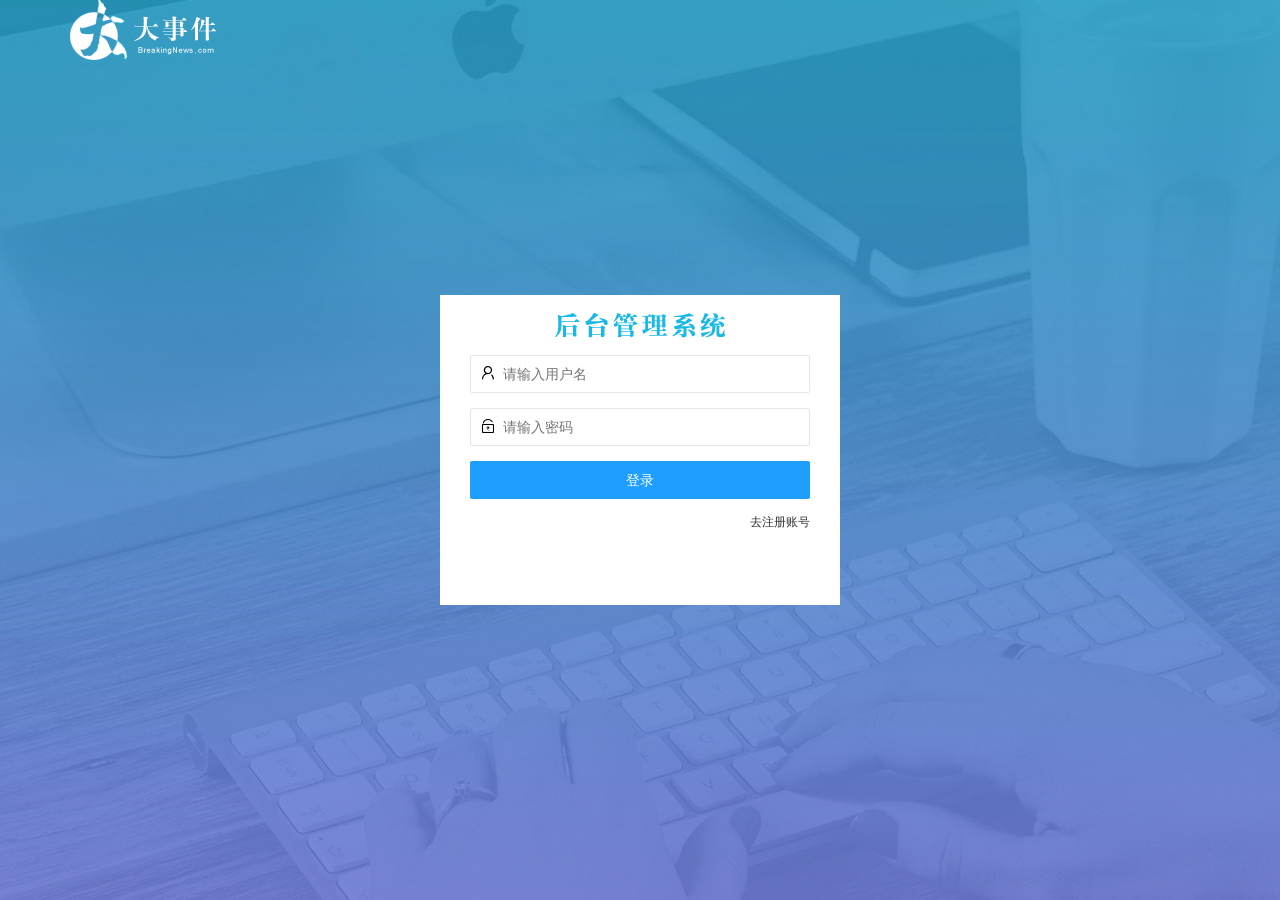
<file: login.html>
<!DOCTYPE html>
<html lang="en">

<head>
    <meta charset="UTF-8" />
    <meta name="viewport" content="width=device-width, initial-scale=1.0" />
    <title>大事件-登录/注册</title>
    <!-- 导入 LayUI 的样式 -->
    <link rel="stylesheet" href="./assets/lib/layui/css/layui.css" />
    <!-- 导入自己的样式表 -->
    <link rel="stylesheet" href="./assets/css/login.css" />
</head>

<body>
    <!-- 头部的 Logo 区域 -->
    <div class="layui-main">
        <img src="./assets/images/logo.png" alt="" />
    </div>

    <!-- 登录注册区域 -->
    <div class="loginAndRegBox">
        <div class="title-box"></div>
        <!-- 登录的div -->
        <div class="login-box">
            <!-- 登录的表单 -->
            <form class="layui-form" id="form_login">
                <!-- 用户名 -->
                <div class="layui-form-item">
                    <i class="layui-icon layui-icon-username"></i>
                    <input type="text" name="username" required lay-verify="required" placeholder="请输入用户名" autocomplete="off" class="layui-input" />
                </div>
                <!-- 密码 -->
                <div class="layui-form-item">
                    <i class="layui-icon layui-icon-password"></i>
                    <input type="password" name="password" required lay-verify="required|pwd" placeholder="请输入密码" autocomplete="off" class="layui-input" />
                </div>
                <!-- 登录按钮 -->
                <div class="layui-form-item">
                    <!-- 注意：表单提交按钮和普通按钮的区别，就是 lay-submit 属性 -->
                    <button class="layui-btn layui-btn-fluid layui-btn-normal" lay-submit>登录</button>
                </div>
                <div class="layui-form-item links">
                    <a href="javascript:;" id="link_reg">去注册账号</a>
                </div>
            </form>
        </div>
        <!-- 注册的div -->
        <div class="reg-box">
            <!-- 注册的表单 -->
            <form class="layui-form" id="form_reg">
                <!-- 用户名 -->
                <div class="layui-form-item">
                    <i class="layui-icon layui-icon-username"></i>
                    <input type="text" name="username" required lay-verify="required" placeholder="请输入用户名" autocomplete="off" class="layui-input" />
                </div>
                <!-- 密码 -->
                <div class="layui-form-item">
                    <i class="layui-icon layui-icon-password"></i>
                    <input type="password" name="password" required lay-verify="required|pwd" placeholder="请输入密码" autocomplete="off" class="layui-input" />
                </div>
                <!-- 密码确认框 -->
                <div class="layui-form-item">
                    <i class="layui-icon layui-icon-password"></i>
                    <input type="password" name="repassword" required lay-verify="required|pwd|repwd" placeholder="再次确认密码" autocomplete="off" class="layui-input" />
                </div>
                <!-- 注册按钮 -->
                <div class="layui-form-item">
                    <!-- 注意：表单提交按钮和普通按钮的区别，就是 lay-submit 属性 -->
                    <button class="layui-btn layui-btn-fluid layui-btn-normal" lay-submit>注册</button>
                </div>
                <div class="layui-form-item links">
                    <a href="javascript:;" id="link_login">去登录</a>
                </div>
            </form>
        </div>
    </div>

    <!-- 导入 Layui 的JS文件 -->
    <script src="./assets/lib/layui/layui.all.js"></script>
    <!-- 导入 JQuery -->
    <script src="./assets/lib/jquery.js"></script>
    <!-- 导入自己封装的 baseAPI.js -->
    <script src="./assets/js/baseAPI.js"></script>
    <!-- 导入自己的 JavaScript 脚本 -->
    <script src="./assets/js/login.js"></script>
</body>

</html>
</file>
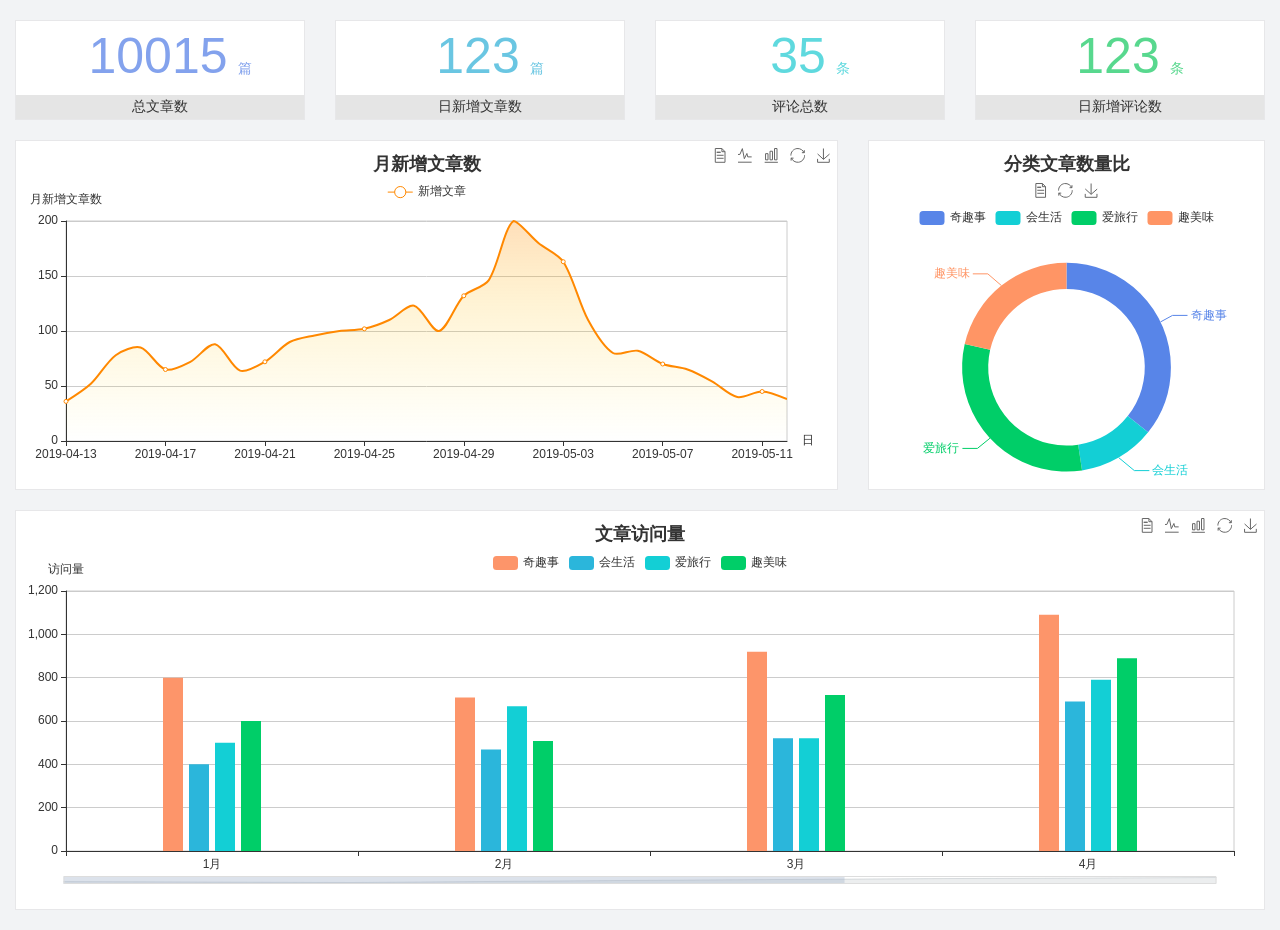
<file: home/dashboard.html>
<!DOCTYPE html>
<html lang="en">

<head>
    <meta charset="UTF-8">
    <meta name="viewport" content="width=device-width, initial-scale=1.0">
    <meta http-equiv="X-UA-Compatible" content="ie=edge">
    <title>图表统计</title>
    <link rel="stylesheet" href="../assets/lib/bootstrap.css" />
    <link rel="stylesheet" href="../assets/lib/main.css" />
    <script src="../assets/lib/jquery.js"></script>
    <script type="text/javascript" src="../assets/lib/echarts.min.js"></script>
</head>

<body>
    <div class="container-fluid">
        <div class="row spannel_list">
            <div class="col-sm-3 col-xs-6">
                <div class="spannel">
                    <em>10015</em><span>篇</span>
                    <b>总文章数</b>
                </div>
            </div>
            <div class="col-sm-3 col-xs-6">
                <div class="spannel scolor01">
                    <em>123</em><span>篇</span>
                    <b>日新增文章数</b>
                </div>
            </div>
            <div class="col-sm-3 col-xs-6">
                <div class="spannel scolor02">
                    <em>35</em><span>条</span>
                    <b>评论总数</b>
                </div>
            </div>
            <div class="col-sm-3 col-xs-6">
                <div class="spannel scolor03">
                    <em>123</em><span>条</span>
                    <b>日新增评论数</b>
                </div>
            </div>
        </div>
    </div>

    <div class="container-fluid">
        <div class="row curve-pie">
            <div class="col-lg-8 col-md-8">
                <div class="gragh_pannel" id="curve_show"></div>
            </div>
            <div class="col-lg-4 col-md-4">
                <div class="gragh_pannel" id="pie_show"></div>
            </div>
        </div>
    </div>

    <div class="container-fluid">
        <div class="column_pannel" id="column_show"></div>
    </div>

    <script>
        var oChart = echarts.init(document.getElementById('curve_show'));
        var aList_all = [{
            'count': 36,
            'date': '2019-04-13'
        }, {
            'count': 52,
            'date': '2019-04-14'
        }, {
            'count': 78,
            'date': '2019-04-15'
        }, {
            'count': 85,
            'date': '2019-04-16'
        }, {
            'count': 65,
            'date': '2019-04-17'
        }, {
            'count': 72,
            'date': '2019-04-18'
        }, {
            'count': 88,
            'date': '2019-04-19'
        }, {
            'count': 64,
            'date': '2019-04-20'
        }, {
            'count': 72,
            'date': '2019-04-21'
        }, {
            'count': 90,
            'date': '2019-04-22'
        }, {
            'count': 96,
            'date': '2019-04-23'
        }, {
            'count': 100,
            'date': '2019-04-24'
        }, {
            'count': 102,
            'date': '2019-04-25'
        }, {
            'count': 110,
            'date': '2019-04-26'
        }, {
            'count': 123,
            'date': '2019-04-27'
        }, {
            'count': 100,
            'date': '2019-04-28'
        }, {
            'count': 132,
            'date': '2019-04-29'
        }, {
            'count': 146,
            'date': '2019-04-30'
        }, {
            'count': 200,
            'date': '2019-05-01'
        }, {
            'count': 180,
            'date': '2019-05-02'
        }, {
            'count': 163,
            'date': '2019-05-03'
        }, {
            'count': 110,
            'date': '2019-05-04'
        }, {
            'count': 80,
            'date': '2019-05-05'
        }, {
            'count': 82,
            'date': '2019-05-06'
        }, {
            'count': 70,
            'date': '2019-05-07'
        }, {
            'count': 65,
            'date': '2019-05-08'
        }, {
            'count': 54,
            'date': '2019-05-09'
        }, {
            'count': 40,
            'date': '2019-05-10'
        }, {
            'count': 45,
            'date': '2019-05-11'
        }, {
            'count': 38,
            'date': '2019-05-12'
        }, ];

        let aCount = [];
        let aDate = [];

        for (var i = 0; i < aList_all.length; i++) {
            aCount.push(aList_all[i].count);
            aDate.push(aList_all[i].date);
        }

        var chartopt = {
            title: {
                text: '月新增文章数',
                left: 'center',
                top: '10'
            },
            tooltip: {
                trigger: 'axis'
            },
            legend: {
                data: ['新增文章'],
                top: '40'
            },
            toolbox: {
                show: true,
                feature: {
                    mark: {
                        show: true
                    },
                    dataView: {
                        show: true,
                        readOnly: false
                    },
                    magicType: {
                        show: true,
                        type: ['line', 'bar']
                    },
                    restore: {
                        show: true
                    },
                    saveAsImage: {
                        show: true
                    }
                }
            },
            calculable: true,
            xAxis: [{
                name: '日',
                type: 'category',
                boundaryGap: false,
                data: aDate
            }],
            yAxis: [{
                name: '月新增文章数',
                type: 'value'
            }],
            series: [{
                name: '新增文章',
                type: 'line',
                smooth: true,
                itemStyle: {
                    normal: {
                        areaStyle: {
                            type: 'default'
                        },
                        color: '#f80'
                    },
                    lineStyle: {
                        color: '#f80'
                    }
                },
                data: aCount
            }],
            areaStyle: {
                normal: {
                    color: new echarts.graphic.LinearGradient(0, 0, 0, 1, [{
                        offset: 0,
                        color: 'rgba(255,136,0,0.39)'
                    }, {
                        offset: .34,
                        color: 'rgba(255,180,0,0.25)'
                    }, {
                        offset: 1,
                        color: 'rgba(255,222,0,0.00)'
                    }])

                }
            },
            grid: {
                show: true,
                x: 50,
                x2: 50,
                y: 80,
                height: 220
            }
        };

        oChart.setOption(chartopt);


        var oPie = echarts.init(document.getElementById('pie_show'));
        var oPieopt = {
            title: {
                top: 10,
                text: '分类文章数量比',
                x: 'center'
            },
            tooltip: {
                trigger: 'item',
                formatter: "{a} <br/>{b} : {c} ({d}%)"
            },
            color: ['#5885e8', '#13cfd5', '#00ce68', '#ff9565'],
            legend: {
                x: 'center',
                top: 65,
                data: ['奇趣事', '会生活', '爱旅行', '趣美味']
            },
            toolbox: {
                show: true,
                x: 'center',
                top: 35,
                feature: {
                    mark: {
                        show: true
                    },
                    dataView: {
                        show: true,
                        readOnly: false
                    },
                    magicType: {
                        show: true,
                        type: ['pie', 'funnel'],
                        option: {
                            funnel: {
                                x: '25%',
                                width: '50%',
                                funnelAlign: 'left',
                                max: 1548
                            }
                        }
                    },
                    restore: {
                        show: true
                    },
                    saveAsImage: {
                        show: true
                    }
                }
            },
            calculable: true,
            series: [{
                name: '访问来源',
                type: 'pie',
                radius: ['45%', '60%'],
                center: ['50%', '65%'],
                data: [{
                    value: 300,
                    name: '奇趣事'
                }, {
                    value: 100,
                    name: '会生活'
                }, {
                    value: 260,
                    name: '爱旅行'
                }, {
                    value: 180,
                    name: '趣美味'
                }]
            }]
        };
        oPie.setOption(oPieopt);



        var oColumn = this.echarts.init(document.getElementById('column_show'));
        var oColumnopt = {
            title: {
                text: '文章访问量',
                left: 'center',
                top: '10'
            },
            tooltip: {
                trigger: 'axis'
            },
            legend: {
                data: ['奇趣事', '会生活', '爱旅行', '趣美味'],
                top: '40'
            },
            toolbox: {
                show: true,
                feature: {
                    mark: {
                        show: true
                    },
                    dataView: {
                        show: true,
                        readOnly: false
                    },
                    magicType: {
                        show: true,
                        type: ['line', 'bar']
                    },
                    restore: {
                        show: true
                    },
                    saveAsImage: {
                        show: true
                    }
                }
            },
            calculable: true,
            xAxis: [{
                type: 'category',
                data: ['1月', '2月', '3月', '4月', '5月']
            }],
            yAxis: [{
                name: '访问量',
                type: 'value'
            }],
            series: [{
                name: '奇趣事',
                type: 'bar',
                barWidth: 20,
                itemStyle: {
                    normal: {
                        areaStyle: {
                            type: 'default'
                        },
                        color: '#fd956a'
                    }
                },
                data: [800, 708, 920, 1090, 1200]
            }, {
                name: '会生活',
                type: 'bar',
                barWidth: 20,
                itemStyle: {
                    normal: {
                        areaStyle: {
                            type: 'default'
                        },
                        color: '#2bb6db'
                    }
                },
                data: [400, 468, 520, 690, 800]
            }, {
                name: '爱旅行',
                type: 'bar',
                barWidth: 20,
                itemStyle: {
                    normal: {
                        areaStyle: {
                            type: 'default'
                        },
                        color: '#13cfd5'
                    }
                },
                data: [500, 668, 520, 790, 900]
            }, {
                name: '趣美味',
                type: 'bar',
                barWidth: 20,
                itemStyle: {
                    normal: {
                        areaStyle: {
                            type: 'default'
                        },
                        color: '#00ce68'
                    }
                },
                data: [600, 508, 720, 890, 1000]
            }],
            grid: {
                show: true,
                x: 50,
                x2: 30,
                y: 80,
                height: 260
            },
            dataZoom: [ //给x轴设置滚动条
                {
                    start: 0, //默认为0
                    end: 100 - 1000 / 31, //默认为100
                    type: 'slider',
                    show: true,
                    xAxisIndex: [0],
                    handleSize: 0, //滑动条的 左右2个滑动条的大小
                    height: 8, //组件高度
                    left: 45, //左边的距离
                    right: 50, //右边的距离
                    bottom: 26, //右边的距离
                    handleColor: '#ddd', //h滑动图标的颜色
                    handleStyle: {
                        borderColor: "#cacaca",
                        borderWidth: "1",
                        shadowBlur: 2,
                        background: "#ddd",
                        shadowColor: "#ddd",
                    }
                }
            ]
        };
        oColumn.setOption(oColumnopt);
    </script>
</body>

</html>
</file>
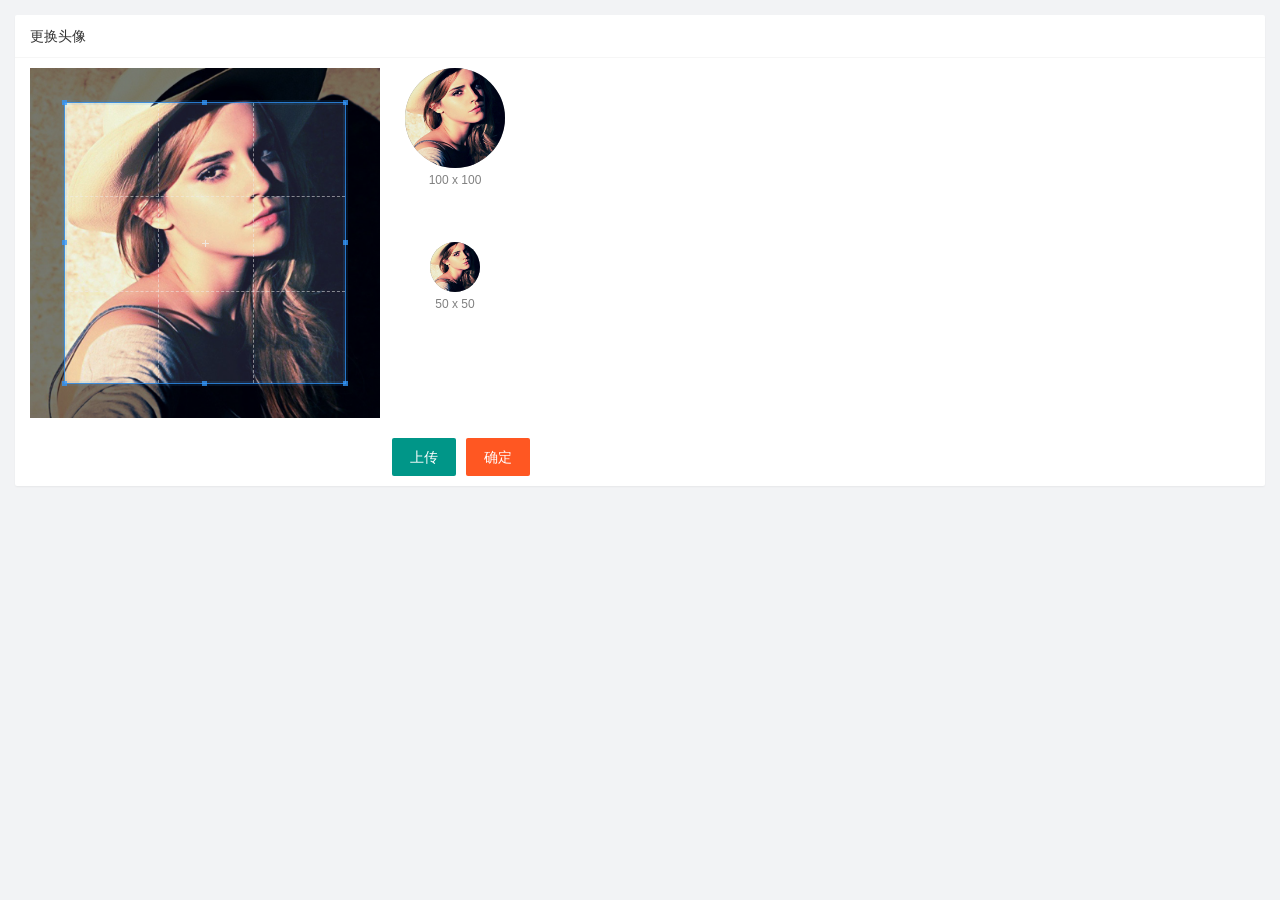
<file: user/user_avatar.html>
<!DOCTYPE html>
<html lang="en">

<head>
    <meta charset="UTF-8" />
    <meta name="viewport" content="width=device-width, initial-scale=1.0" />
    <title>Document</title>
    <link rel="stylesheet" href="../assets/lib/layui/css/layui.css" />
    <link rel="stylesheet" href="../assets/lib/cropper/cropper.css" />
    <link rel="stylesheet" href="../assets/css/user/user_avatar.css" />
</head>

<body>
    <!-- 卡片区域 -->
    <div class="layui-card">
        <div class="layui-card-header">更换头像</div>
        <div class="layui-card-body">
            <!-- 第一行的图片裁剪和预览区域 -->
            <div class="row1">
                <!-- 图片裁剪区域 -->
                <div class="cropper-box">
                    <!-- 这个 img 标签很重要，将来会把它初始化为裁剪区域 -->
                    <img id="image" src="../assets/images/sample.jpg" />
                </div>
                <!-- 图片的预览区域 -->
                <div class="preview-box">
                    <div>
                        <!-- 宽高为 100px 的预览区域 -->
                        <div class="img-preview w100"></div>
                        <p class="size">100 x 100</p>
                    </div>
                    <div>
                        <!-- 宽高为 50px 的预览区域 -->
                        <div class="img-preview w50"></div>
                        <p class="size">50 x 50</p>
                    </div>
                </div>
            </div>

            <!-- 第二行的按钮区域 -->
            <div class="row2">
                <!-- 通过 accept 属性，可以指定，允许用户选择什么类型的文件 -->
                <input type="file" id="file" accept="image/png,image/jpeg" />
                <button type="button" class="layui-btn" id="btnChooseImage">上传</button>
                <button type="button" class="layui-btn layui-btn-danger" id="btnUpload">确定</button>
            </div>
        </div>
    </div>

    <script src="../assets/lib/layui/layui.all.js"></script>
    <script src="../assets/lib/jquery.js"></script>
    <script src="../assets/lib/cropper/Cropper.js"></script>
    <script src="../assets/lib/cropper/jquery-cropper.js"></script>
    <script src="../assets/js/baseAPI.js"></script>
    <script src="../assets/js/user/user_avatar.js"></script>
</body>

</html>
</file>
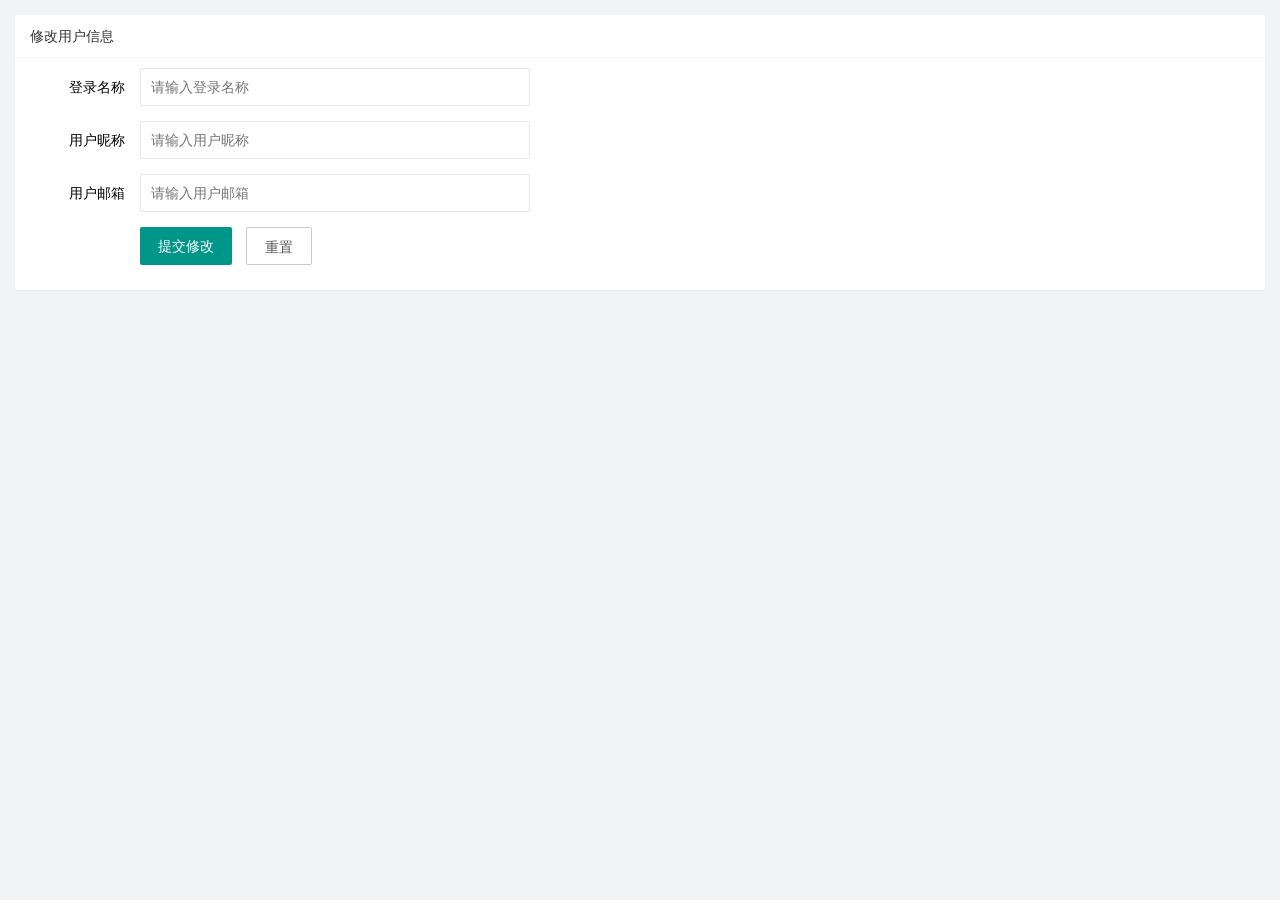
<file: user/user_info.html>
<!DOCTYPE html>
<html lang="en">

<head>
    <meta charset="UTF-8" />
    <meta name="viewport" content="width=device-width, initial-scale=1.0" />
    <title>Document</title>
    <!-- 导入 layui 的样式 -->
    <link rel="stylesheet" href="../assets/lib/layui/css/layui.css" />
    <!-- 导入自己的样式 -->
    <link rel="stylesheet" href="../assets/css/user/user_info.css" />
</head>

<body>
    <!-- 卡片区域 -->
    <div class="layui-card">
        <div class="layui-card-header">修改用户信息</div>
        <div class="layui-card-body">
            <!-- form 表单区域 -->
            <form class="layui-form" lay-filter="formUserInfo">
                <!-- 这是隐藏域 -->
                <input type="hidden" name="id" value="" />
                <div class="layui-form-item">
                    <label class="layui-form-label">登录名称</label>
                    <div class="layui-input-block">
                        <input type="text" name="username" required lay-verify="required" placeholder="请输入登录名称" autocomplete="off" class="layui-input" readonly />
                    </div>
                </div>
                <div class="layui-form-item">
                    <label class="layui-form-label">用户昵称</label>
                    <div class="layui-input-block">
                        <input type="text" name="nickname" required lay-verify="required|nickname" placeholder="请输入用户昵称" autocomplete="off" class="layui-input" />
                    </div>
                </div>
                <div class="layui-form-item">
                    <label class="layui-form-label">用户邮箱</label>
                    <div class="layui-input-block">
                        <input type="text" name="email" required lay-verify="required|email" placeholder="请输入用户邮箱" autocomplete="off" class="layui-input" />
                    </div>
                </div>
                <div class="layui-form-item">
                    <div class="layui-input-block">
                        <button class="layui-btn" lay-submit lay-filter="formDemo">提交修改</button>
                        <button type="reset" class="layui-btn layui-btn-primary" id="btnReset">重置</button>
                    </div>
                </div>
            </form>
        </div>
    </div>

    <!-- 导入 layui 的 js -->
    <script src="../assets/lib/layui/layui.all.js"></script>
    <!-- 导入 jquery -->
    <script src="../assets/lib/jquery.js"></script>
    <!-- 导入 baseAPI -->
    <script src="../assets/js/baseAPI.js"></script>
    <!-- 导入自己的 js -->
    <script src="../assets/js/user/user_info.js"></script>
</body>

</html>
</file>
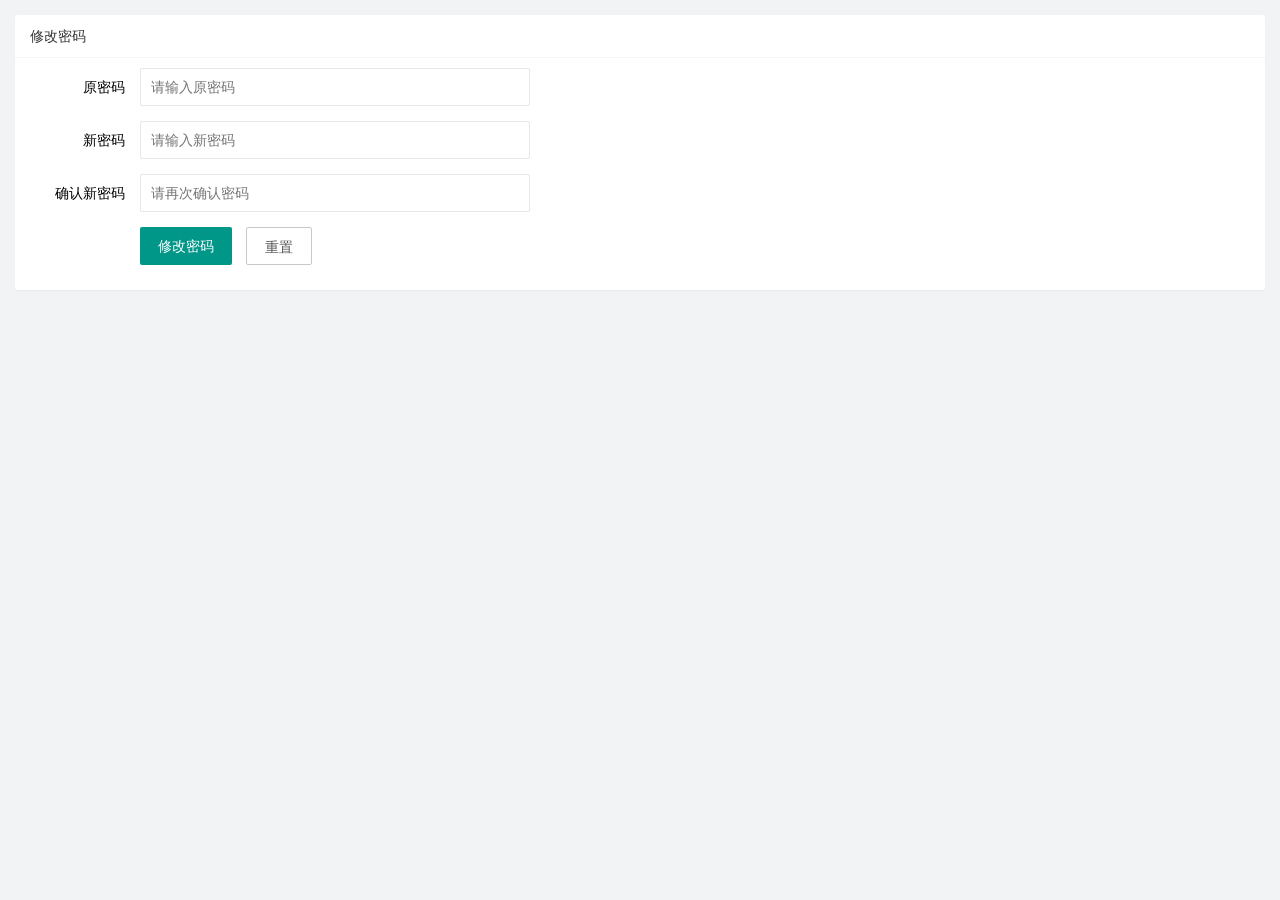
<file: user/user_pwd.html>
<!DOCTYPE html>
<html lang="en">

<head>
    <meta charset="UTF-8" />
    <meta name="viewport" content="width=device-width, initial-scale=1.0" />
    <title>Document</title>
    <link rel="stylesheet" href="../assets/lib/layui/css/layui.css" />
    <link rel="stylesheet" href="../assets/css/user/user_pwd.css" />
</head>

<body>
    <!-- 卡片区域 -->
    <div class="layui-card">
        <div class="layui-card-header">修改密码</div>
        <div class="layui-card-body">
            <form class="layui-form">
                <div class="layui-form-item">
                    <label class="layui-form-label">原密码</label>
                    <div class="layui-input-block">
                        <input type="password" name="oldPwd" required lay-verify="required|pwd" placeholder="请输入原密码" autocomplete="off" class="layui-input" />
                    </div>
                </div>
                <div class="layui-form-item">
                    <label class="layui-form-label">新密码</label>
                    <div class="layui-input-block">
                        <input type="password" name="newPwd" required lay-verify="required|pwd|samePwd" placeholder="请输入新密码" autocomplete="off" class="layui-input" />
                    </div>
                </div>
                <div class="layui-form-item">
                    <label class="layui-form-label">确认新密码</label>
                    <div class="layui-input-block">
                        <input type="password" name="rePwd" required lay-verify="required|pwd|rePwd" placeholder="请再次确认密码" autocomplete="off" class="layui-input" />
                    </div>
                </div>
                <div class="layui-form-item">
                    <div class="layui-input-block">
                        <button class="layui-btn" lay-submit lay-filter="formDemo">修改密码</button>
                        <button type="reset" class="layui-btn layui-btn-primary">重置</button>
                    </div>
                </div>
            </form>
        </div>
    </div>

    <!-- 导入 layui 的 js -->
    <script src="../assets/lib/layui/layui.all.js"></script>
    <!-- 导入 jQuery -->
    <script src="../assets/lib/jquery.js"></script>
    <!-- 导入 baseAPI -->
    <script src="../assets/js/baseAPI.js"></script>
    <!-- 导入自己的 js -->
    <script src="../assets/js/user/user_pwd.js"></script>
</body>

</html>
</file>
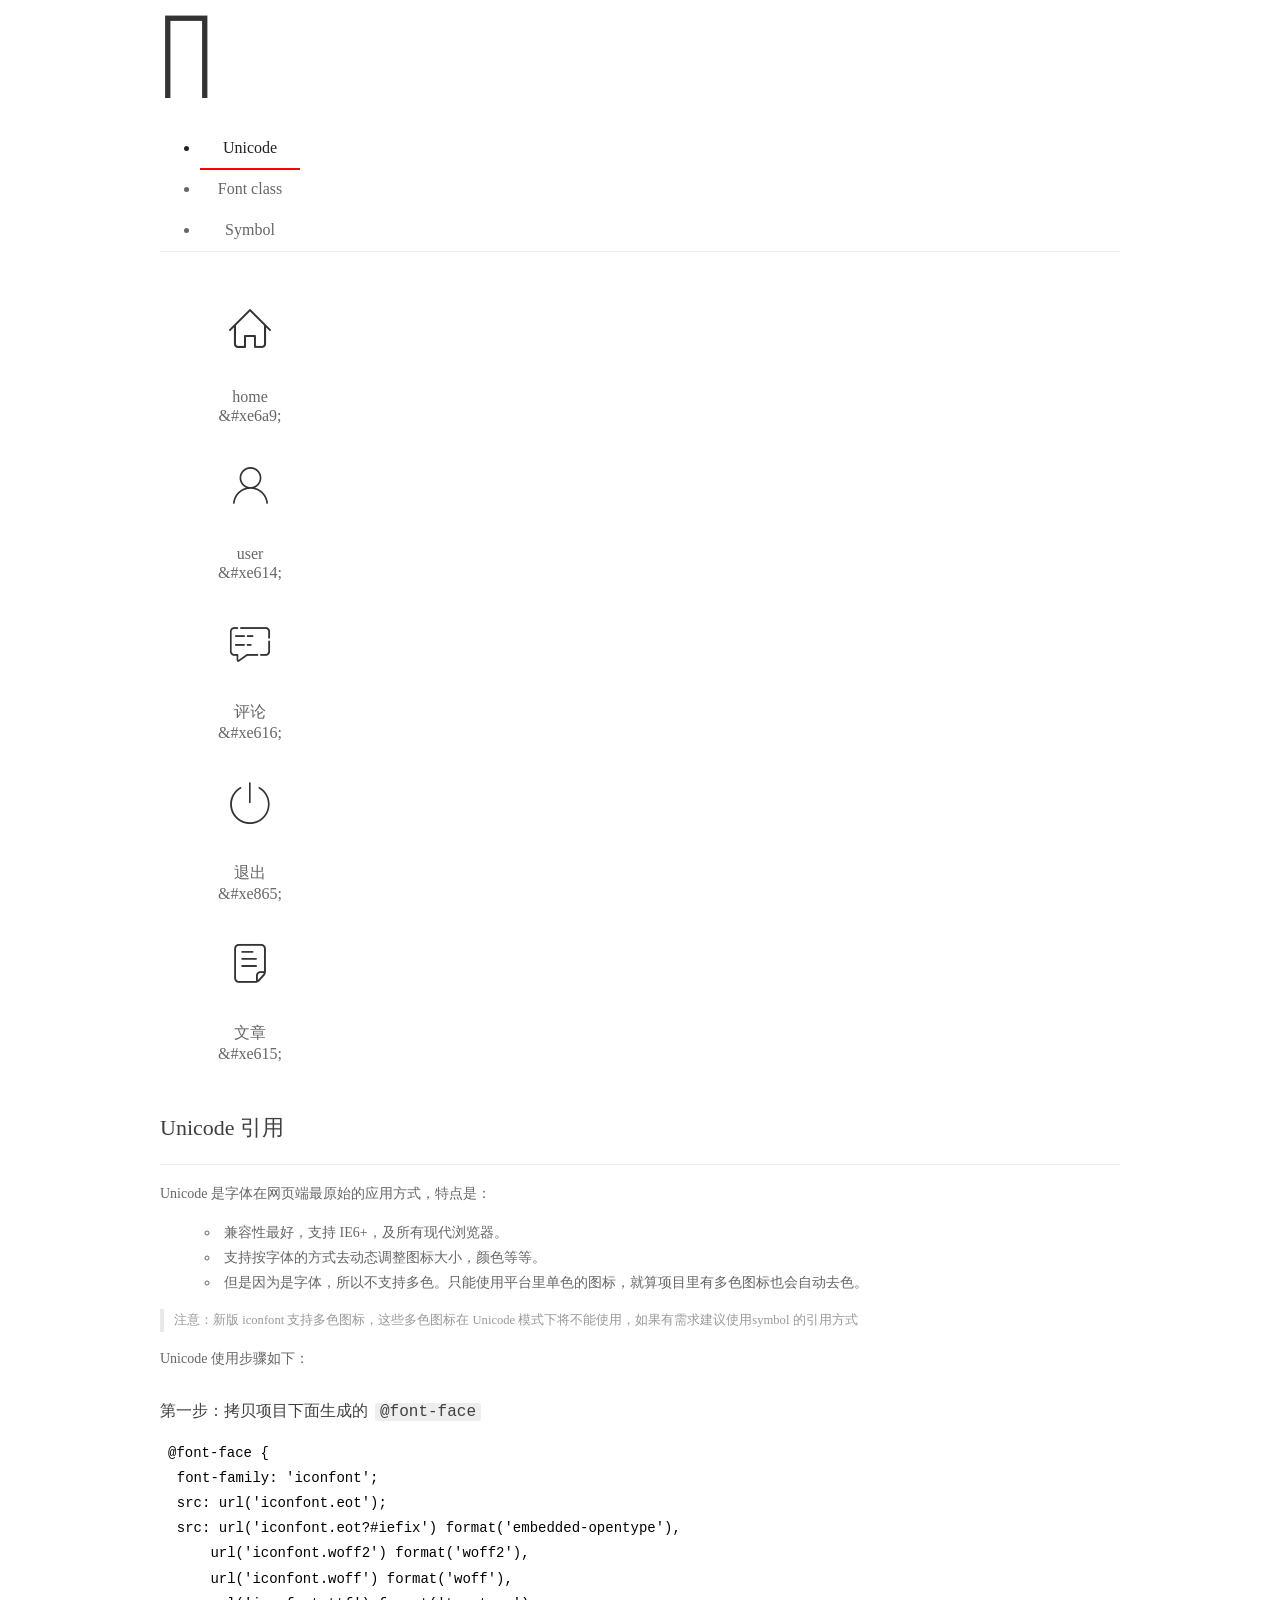
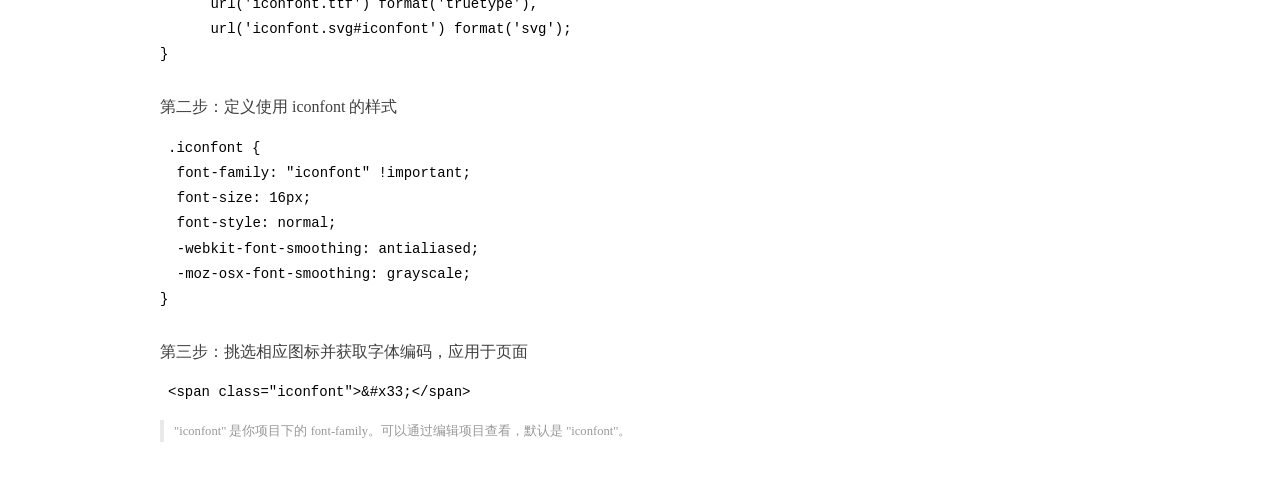
<file: assets/fonts/demo_index.html>
<!DOCTYPE html>
<html>
<head>
  <meta charset="utf-8"/>
  <title>IconFont Demo</title>
  <link rel="shortcut icon" href="https://gtms04.alicdn.com/tps/i4/TB1_oz6GVXXXXaFXpXXJDFnIXXX-64-64.ico" type="image/x-icon"/>
  <link rel="stylesheet" href="https://g.alicdn.com/thx/cube/1.3.2/cube.min.css">
  <link rel="stylesheet" href="demo.css">
  <link rel="stylesheet" href="iconfont.css">
  <script src="iconfont.js"></script>
  <!-- jQuery -->
  <script src="https://a1.alicdn.com/oss/uploads/2018/12/26/7bfddb60-08e8-11e9-9b04-53e73bb6408b.js"></script>
  <!-- 代码高亮 -->
  <script src="https://a1.alicdn.com/oss/uploads/2018/12/26/a3f714d0-08e6-11e9-8a15-ebf944d7534c.js"></script>
</head>
<body>
  <div class="main">
    <h1 class="logo"><a href="https://www.iconfont.cn/" title="iconfont 首页" target="_blank">&#xe86b;</a></h1>
    <div class="nav-tabs">
      <ul id="tabs" class="dib-box">
        <li class="dib active"><span>Unicode</span></li>
        <li class="dib"><span>Font class</span></li>
        <li class="dib"><span>Symbol</span></li>
      </ul>
      
    </div>
    <div class="tab-container">
      <div class="content unicode" style="display: block;">
          <ul class="icon_lists dib-box">
          
            <li class="dib">
              <span class="icon iconfont">&#xe6a9;</span>
                <div class="name">home</div>
                <div class="code-name">&amp;#xe6a9;</div>
              </li>
          
            <li class="dib">
              <span class="icon iconfont">&#xe614;</span>
                <div class="name">user</div>
                <div class="code-name">&amp;#xe614;</div>
              </li>
          
            <li class="dib">
              <span class="icon iconfont">&#xe616;</span>
                <div class="name">评论</div>
                <div class="code-name">&amp;#xe616;</div>
              </li>
          
            <li class="dib">
              <span class="icon iconfont">&#xe865;</span>
                <div class="name">退出</div>
                <div class="code-name">&amp;#xe865;</div>
              </li>
          
            <li class="dib">
              <span class="icon iconfont">&#xe615;</span>
                <div class="name">文章</div>
                <div class="code-name">&amp;#xe615;</div>
              </li>
          
          </ul>
          <div class="article markdown">
          <h2 id="unicode-">Unicode 引用</h2>
          <hr>

          <p>Unicode 是字体在网页端最原始的应用方式，特点是：</p>
          <ul>
            <li>兼容性最好，支持 IE6+，及所有现代浏览器。</li>
            <li>支持按字体的方式去动态调整图标大小，颜色等等。</li>
            <li>但是因为是字体，所以不支持多色。只能使用平台里单色的图标，就算项目里有多色图标也会自动去色。</li>
          </ul>
          <blockquote>
            <p>注意：新版 iconfont 支持多色图标，这些多色图标在 Unicode 模式下将不能使用，如果有需求建议使用symbol 的引用方式</p>
          </blockquote>
          <p>Unicode 使用步骤如下：</p>
          <h3 id="-font-face">第一步：拷贝项目下面生成的 <code>@font-face</code></h3>
<pre><code class="language-css"
>@font-face {
  font-family: 'iconfont';
  src: url('iconfont.eot');
  src: url('iconfont.eot?#iefix') format('embedded-opentype'),
      url('iconfont.woff2') format('woff2'),
      url('iconfont.woff') format('woff'),
      url('iconfont.ttf') format('truetype'),
      url('iconfont.svg#iconfont') format('svg');
}
</code></pre>
          <h3 id="-iconfont-">第二步：定义使用 iconfont 的样式</h3>
<pre><code class="language-css"
>.iconfont {
  font-family: "iconfont" !important;
  font-size: 16px;
  font-style: normal;
  -webkit-font-smoothing: antialiased;
  -moz-osx-font-smoothing: grayscale;
}
</code></pre>
          <h3 id="-">第三步：挑选相应图标并获取字体编码，应用于页面</h3>
<pre>
<code class="language-html"
>&lt;span class="iconfont"&gt;&amp;#x33;&lt;/span&gt;
</code></pre>
          <blockquote>
            <p>"iconfont" 是你项目下的 font-family。可以通过编辑项目查看，默认是 "iconfont"。</p>
          </blockquote>
          </div>
      </div>
      <div class="content font-class">
        <ul class="icon_lists dib-box">
          
          <li class="dib">
            <span class="icon iconfont icon-home"></span>
            <div class="name">
              home
            </div>
            <div class="code-name">.icon-home
            </div>
          </li>
          
          <li class="dib">
            <span class="icon iconfont icon-user"></span>
            <div class="name">
              user
            </div>
            <div class="code-name">.icon-user
            </div>
          </li>
          
          <li class="dib">
            <span class="icon iconfont icon-pinglun"></span>
            <div class="name">
              评论
            </div>
            <div class="code-name">.icon-pinglun
            </div>
          </li>
          
          <li class="dib">
            <span class="icon iconfont icon-tuichu"></span>
            <div class="name">
              退出
            </div>
            <div class="code-name">.icon-tuichu
            </div>
          </li>
          
          <li class="dib">
            <span class="icon iconfont icon-16"></span>
            <div class="name">
              文章
            </div>
            <div class="code-name">.icon-16
            </div>
          </li>
          
        </ul>
        <div class="article markdown">
        <h2 id="font-class-">font-class 引用</h2>
        <hr>

        <p>font-class 是 Unicode 使用方式的一种变种，主要是解决 Unicode 书写不直观，语意不明确的问题。</p>
        <p>与 Unicode 使用方式相比，具有如下特点：</p>
        <ul>
          <li>兼容性良好，支持 IE8+，及所有现代浏览器。</li>
          <li>相比于 Unicode 语意明确，书写更直观。可以很容易分辨这个 icon 是什么。</li>
          <li>因为使用 class 来定义图标，所以当要替换图标时，只需要修改 class 里面的 Unicode 引用。</li>
          <li>不过因为本质上还是使用的字体，所以多色图标还是不支持的。</li>
        </ul>
        <p>使用步骤如下：</p>
        <h3 id="-fontclass-">第一步：引入项目下面生成的 fontclass 代码：</h3>
<pre><code class="language-html">&lt;link rel="stylesheet" href="./iconfont.css"&gt;
</code></pre>
        <h3 id="-">第二步：挑选相应图标并获取类名，应用于页面：</h3>
<pre><code class="language-html">&lt;span class="iconfont icon-xxx"&gt;&lt;/span&gt;
</code></pre>
        <blockquote>
          <p>"
            iconfont" 是你项目下的 font-family。可以通过编辑项目查看，默认是 "iconfont"。</p>
        </blockquote>
      </div>
      </div>
      <div class="content symbol">
          <ul class="icon_lists dib-box">
          
            <li class="dib">
                <svg class="icon svg-icon" aria-hidden="true">
                  <use xlink:href="#icon-home"></use>
                </svg>
                <div class="name">home</div>
                <div class="code-name">#icon-home</div>
            </li>
          
            <li class="dib">
                <svg class="icon svg-icon" aria-hidden="true">
                  <use xlink:href="#icon-user"></use>
                </svg>
                <div class="name">user</div>
                <div class="code-name">#icon-user</div>
            </li>
          
            <li class="dib">
                <svg class="icon svg-icon" aria-hidden="true">
                  <use xlink:href="#icon-pinglun"></use>
                </svg>
                <div class="name">评论</div>
                <div class="code-name">#icon-pinglun</div>
            </li>
          
            <li class="dib">
                <svg class="icon svg-icon" aria-hidden="true">
                  <use xlink:href="#icon-tuichu"></use>
                </svg>
                <div class="name">退出</div>
                <div class="code-name">#icon-tuichu</div>
            </li>
          
            <li class="dib">
                <svg class="icon svg-icon" aria-hidden="true">
                  <use xlink:href="#icon-16"></use>
                </svg>
                <div class="name">文章</div>
                <div class="code-name">#icon-16</div>
            </li>
          
          </ul>
          <div class="article markdown">
          <h2 id="symbol-">Symbol 引用</h2>
          <hr>

          <p>这是一种全新的使用方式，应该说这才是未来的主流，也是平台目前推荐的用法。相关介绍可以参考这篇<a href="">文章</a>
            这种用法其实是做了一个 SVG 的集合，与另外两种相比具有如下特点：</p>
          <ul>
            <li>支持多色图标了，不再受单色限制。</li>
            <li>通过一些技巧，支持像字体那样，通过 <code>font-size</code>, <code>color</code> 来调整样式。</li>
            <li>兼容性较差，支持 IE9+，及现代浏览器。</li>
            <li>浏览器渲染 SVG 的性能一般，还不如 png。</li>
          </ul>
          <p>使用步骤如下：</p>
          <h3 id="-symbol-">第一步：引入项目下面生成的 symbol 代码：</h3>
<pre><code class="language-html">&lt;script src="./iconfont.js"&gt;&lt;/script&gt;
</code></pre>
          <h3 id="-css-">第二步：加入通用 CSS 代码（引入一次就行）：</h3>
<pre><code class="language-html">&lt;style&gt;
.icon {
  width: 1em;
  height: 1em;
  vertical-align: -0.15em;
  fill: currentColor;
  overflow: hidden;
}
&lt;/style&gt;
</code></pre>
          <h3 id="-">第三步：挑选相应图标并获取类名，应用于页面：</h3>
<pre><code class="language-html">&lt;svg class="icon" aria-hidden="true"&gt;
  &lt;use xlink:href="#icon-xxx"&gt;&lt;/use&gt;
&lt;/svg&gt;
</code></pre>
          </div>
      </div>

    </div>
  </div>
  <script>
  $(document).ready(function () {
      $('.tab-container .content:first').show()

      $('#tabs li').click(function (e) {
        var tabContent = $('.tab-container .content')
        var index = $(this).index()

        if ($(this).hasClass('active')) {
          return
        } else {
          $('#tabs li').removeClass('active')
          $(this).addClass('active')

          tabContent.hide().eq(index).fadeIn()
        }
      })
    })
  </script>
</body>
</html>
</file>
<file: assets/lib/layui/css/layui.css>
/** layui-v2.5.5 MIT License By https://www.layui.com */
 .layui-inline,img{display:inline-block;vertical-align:middle}h1,h2,h3,h4,h5,h6{font-weight:400}.layui-edge,.layui-header,.layui-inline,.layui-main{position:relative}.layui-body,.layui-edge,.layui-elip{overflow:hidden}.layui-btn,.layui-edge,.layui-inline,img{vertical-align:middle}.layui-btn,.layui-disabled,.layui-icon,.layui-unselect{-moz-user-select:none;-webkit-user-select:none;-ms-user-select:none}.layui-elip,.layui-form-checkbox span,.layui-form-pane .layui-form-label{text-overflow:ellipsis;white-space:nowrap}.layui-breadcrumb,.layui-tree-btnGroup{visibility:hidden}blockquote,body,button,dd,div,dl,dt,form,h1,h2,h3,h4,h5,h6,input,li,ol,p,pre,td,textarea,th,ul{margin:0;padding:0;-webkit-tap-highlight-color:rgba(0,0,0,0)}a:active,a:hover{outline:0}img{border:none}li{list-style:none}table{border-collapse:collapse;border-spacing:0}h4,h5,h6{font-size:100%}button,input,optgroup,option,select,textarea{font-family:inherit;font-size:inherit;font-style:inherit;font-weight:inherit;outline:0}pre{white-space:pre-wrap;white-space:-moz-pre-wrap;white-space:-pre-wrap;white-space:-o-pre-wrap;word-wrap:break-word}body{line-height:24px;font:14px Helvetica Neue,Helvetica,PingFang SC,Tahoma,Arial,sans-serif}hr{height:1px;margin:10px 0;border:0;clear:both}a{color:#333;text-decoration:none}a:hover{color:#777}a cite{font-style:normal;*cursor:pointer}.layui-border-box,.layui-border-box *{box-sizing:border-box}.layui-box,.layui-box *{box-sizing:content-box}.layui-clear{clear:both;*zoom:1}.layui-clear:after{content:'\20';clear:both;*zoom:1;display:block;height:0}.layui-inline{*display:inline;*zoom:1}.layui-edge{display:inline-block;width:0;height:0;border-width:6px;border-style:dashed;border-color:transparent}.layui-edge-top{top:-4px;border-bottom-color:#999;border-bottom-style:solid}.layui-edge-right{border-left-color:#999;border-left-style:solid}.layui-edge-bottom{top:2px;border-top-color:#999;border-top-style:solid}.layui-edge-left{border-right-color:#999;border-right-style:solid}.layui-disabled,.layui-disabled:hover{color:#d2d2d2!important;cursor:not-allowed!important}.layui-circle{border-radius:100%}.layui-show{display:block!important}.layui-hide{display:none!important}@font-face{font-family:layui-icon;src:url(../font/iconfont.eot?v=250);src:url(../font/iconfont.eot?v=250#iefix) format('embedded-opentype'),url(../font/iconfont.woff2?v=250) format('woff2'),url(../font/iconfont.woff?v=250) format('woff'),url(../font/iconfont.ttf?v=250) format('truetype'),url(../font/iconfont.svg?v=250#layui-icon) format('svg')}.layui-icon{font-family:layui-icon!important;font-size:16px;font-style:normal;-webkit-font-smoothing:antialiased;-moz-osx-font-smoothing:grayscale}.layui-icon-reply-fill:before{content:"\e611"}.layui-icon-set-fill:before{content:"\e614"}.layui-icon-menu-fill:before{content:"\e60f"}.layui-icon-search:before{content:"\e615"}.layui-icon-share:before{content:"\e641"}.layui-icon-set-sm:before{content:"\e620"}.layui-icon-engine:before{content:"\e628"}.layui-icon-close:before{content:"\1006"}.layui-icon-close-fill:before{content:"\1007"}.layui-icon-chart-screen:before{content:"\e629"}.layui-icon-star:before{content:"\e600"}.layui-icon-circle-dot:before{content:"\e617"}.layui-icon-chat:before{content:"\e606"}.layui-icon-release:before{content:"\e609"}.layui-icon-list:before{content:"\e60a"}.layui-icon-chart:before{content:"\e62c"}.layui-icon-ok-circle:before{content:"\1005"}.layui-icon-layim-theme:before{content:"\e61b"}.layui-icon-table:before{content:"\e62d"}.layui-icon-right:before{content:"\e602"}.layui-icon-left:before{content:"\e603"}.layui-icon-cart-simple:before{content:"\e698"}.layui-icon-face-cry:before{content:"\e69c"}.layui-icon-face-smile:before{content:"\e6af"}.layui-icon-survey:before{content:"\e6b2"}.layui-icon-tree:before{content:"\e62e"}.layui-icon-upload-circle:before{content:"\e62f"}.layui-icon-add-circle:before{content:"\e61f"}.layui-icon-download-circle:before{content:"\e601"}.layui-icon-templeate-1:before{content:"\e630"}.layui-icon-util:before{content:"\e631"}.layui-icon-face-surprised:before{content:"\e664"}.layui-icon-edit:before{content:"\e642"}.layui-icon-speaker:before{content:"\e645"}.layui-icon-down:before{content:"\e61a"}.layui-icon-file:before{content:"\e621"}.layui-icon-layouts:before{content:"\e632"}.layui-icon-rate-half:before{content:"\e6c9"}.layui-icon-add-circle-fine:before{content:"\e608"}.layui-icon-prev-circle:before{content:"\e633"}.layui-icon-read:before{content:"\e705"}.layui-icon-404:before{content:"\e61c"}.layui-icon-carousel:before{content:"\e634"}.layui-icon-help:before{content:"\e607"}.layui-icon-code-circle:before{content:"\e635"}.layui-icon-water:before{content:"\e636"}.layui-icon-username:before{content:"\e66f"}.layui-icon-find-fill:before{content:"\e670"}.layui-icon-about:before{content:"\e60b"}.layui-icon-location:before{content:"\e715"}.layui-icon-up:before{content:"\e619"}.layui-icon-pause:before{content:"\e651"}.layui-icon-date:before{content:"\e637"}.layui-icon-layim-uploadfile:before{content:"\e61d"}.layui-icon-delete:before{content:"\e640"}.layui-icon-play:before{content:"\e652"}.layui-icon-top:before{content:"\e604"}.layui-icon-friends:before{content:"\e612"}.layui-icon-refresh-3:before{content:"\e9aa"}.layui-icon-ok:before{content:"\e605"}.layui-icon-layer:before{content:"\e638"}.layui-icon-face-smile-fine:before{content:"\e60c"}.layui-icon-dollar:before{content:"\e659"}.layui-icon-group:before{content:"\e613"}.layui-icon-layim-download:before{content:"\e61e"}.layui-icon-picture-fine:before{content:"\e60d"}.layui-icon-link:before{content:"\e64c"}.layui-icon-diamond:before{content:"\e735"}.layui-icon-log:before{content:"\e60e"}.layui-icon-rate-solid:before{content:"\e67a"}.layui-icon-fonts-del:before{content:"\e64f"}.layui-icon-unlink:before{content:"\e64d"}.layui-icon-fonts-clear:before{content:"\e639"}.layui-icon-triangle-r:before{content:"\e623"}.layui-icon-circle:before{content:"\e63f"}.layui-icon-radio:before{content:"\e643"}.layui-icon-align-center:before{content:"\e647"}.layui-icon-align-right:before{content:"\e648"}.layui-icon-align-left:before{content:"\e649"}.layui-icon-loading-1:before{content:"\e63e"}.layui-icon-return:before{content:"\e65c"}.layui-icon-fonts-strong:before{content:"\e62b"}.layui-icon-upload:before{content:"\e67c"}.layui-icon-dialogue:before{content:"\e63a"}.layui-icon-video:before{content:"\e6ed"}.layui-icon-headset:before{content:"\e6fc"}.layui-icon-cellphone-fine:before{content:"\e63b"}.layui-icon-add-1:before{content:"\e654"}.layui-icon-face-smile-b:before{content:"\e650"}.layui-icon-fonts-html:before{content:"\e64b"}.layui-icon-form:before{content:"\e63c"}.layui-icon-cart:before{content:"\e657"}.layui-icon-camera-fill:before{content:"\e65d"}.layui-icon-tabs:before{content:"\e62a"}.layui-icon-fonts-code:before{content:"\e64e"}.layui-icon-fire:before{content:"\e756"}.layui-icon-set:before{content:"\e716"}.layui-icon-fonts-u:before{content:"\e646"}.layui-icon-triangle-d:before{content:"\e625"}.layui-icon-tips:before{content:"\e702"}.layui-icon-picture:before{content:"\e64a"}.layui-icon-more-vertical:before{content:"\e671"}.layui-icon-flag:before{content:"\e66c"}.layui-icon-loading:before{content:"\e63d"}.layui-icon-fonts-i:before{content:"\e644"}.layui-icon-refresh-1:before{content:"\e666"}.layui-icon-rmb:before{content:"\e65e"}.layui-icon-home:before{content:"\e68e"}.layui-icon-user:before{content:"\e770"}.layui-icon-notice:before{content:"\e667"}.layui-icon-login-weibo:before{content:"\e675"}.layui-icon-voice:before{content:"\e688"}.layui-icon-upload-drag:before{content:"\e681"}.layui-icon-login-qq:before{content:"\e676"}.layui-icon-snowflake:before{content:"\e6b1"}.layui-icon-file-b:before{content:"\e655"}.layui-icon-template:before{content:"\e663"}.layui-icon-auz:before{content:"\e672"}.layui-icon-console:before{content:"\e665"}.layui-icon-app:before{content:"\e653"}.layui-icon-prev:before{content:"\e65a"}.layui-icon-website:before{content:"\e7ae"}.layui-icon-next:before{content:"\e65b"}.layui-icon-component:before{content:"\e857"}.layui-icon-more:before{content:"\e65f"}.layui-icon-login-wechat:before{content:"\e677"}.layui-icon-shrink-right:before{content:"\e668"}.layui-icon-spread-left:before{content:"\e66b"}.layui-icon-camera:before{content:"\e660"}.layui-icon-note:before{content:"\e66e"}.layui-icon-refresh:before{content:"\e669"}.layui-icon-female:before{content:"\e661"}.layui-icon-male:before{content:"\e662"}.layui-icon-password:before{content:"\e673"}.layui-icon-senior:before{content:"\e674"}.layui-icon-theme:before{content:"\e66a"}.layui-icon-tread:before{content:"\e6c5"}.layui-icon-praise:before{content:"\e6c6"}.layui-icon-star-fill:before{content:"\e658"}.layui-icon-rate:before{content:"\e67b"}.layui-icon-template-1:before{content:"\e656"}.layui-icon-vercode:before{content:"\e679"}.layui-icon-cellphone:before{content:"\e678"}.layui-icon-screen-full:before{content:"\e622"}.layui-icon-screen-restore:before{content:"\e758"}.layui-icon-cols:before{content:"\e610"}.layui-icon-export:before{content:"\e67d"}.layui-icon-print:before{content:"\e66d"}.layui-icon-slider:before{content:"\e714"}.layui-icon-addition:before{content:"\e624"}.layui-icon-subtraction:before{content:"\e67e"}.layui-icon-service:before{content:"\e626"}.layui-icon-transfer:before{content:"\e691"}.layui-main{width:1140px;margin:0 auto}.layui-header{z-index:1000;height:60px}.layui-header a:hover{transition:all .5s;-webkit-transition:all .5s}.layui-side{position:fixed;left:0;top:0;bottom:0;z-index:999;width:200px;overflow-x:hidden}.layui-side-scroll{position:relative;width:220px;height:100%;overflow-x:hidden}.layui-body{position:absolute;left:200px;right:0;top:0;bottom:0;z-index:998;width:auto;overflow-y:auto;box-sizing:border-box}.layui-layout-body{overflow:hidden}.layui-layout-admin .layui-header{background-color:#23262E}.layui-layout-admin .layui-side{top:60px;width:200px;overflow-x:hidden}.layui-layout-admin .layui-body{position:fixed;top:60px;bottom:44px}.layui-layout-admin .layui-main{width:auto;margin:0 15px}.layui-layout-admin .layui-footer{position:fixed;left:200px;right:0;bottom:0;height:44px;line-height:44px;padding:0 15px;background-color:#eee}.layui-layout-admin .layui-logo{position:absolute;left:0;top:0;width:200px;height:100%;line-height:60px;text-align:center;color:#009688;font-size:16px}.layui-layout-admin .layui-header .layui-nav{background:0 0}.layui-layout-left{position:absolute!important;left:200px;top:0}.layui-layout-right{position:absolute!important;right:0;top:0}.layui-container{position:relative;margin:0 auto;padding:0 15px;box-sizing:border-box}.layui-fluid{position:relative;margin:0 auto;padding:0 15px}.layui-row:after,.layui-row:before{content:'';display:block;clear:both}.layui-col-lg1,.layui-col-lg10,.layui-col-lg11,.layui-col-lg12,.layui-col-lg2,.layui-col-lg3,.layui-col-lg4,.layui-col-lg5,.layui-col-lg6,.layui-col-lg7,.layui-col-lg8,.layui-col-lg9,.layui-col-md1,.layui-col-md10,.layui-col-md11,.layui-col-md12,.layui-col-md2,.layui-col-md3,.layui-col-md4,.layui-col-md5,.layui-col-md6,.layui-col-md7,.layui-col-md8,.layui-col-md9,.layui-col-sm1,.layui-col-sm10,.layui-col-sm11,.layui-col-sm12,.layui-col-sm2,.layui-col-sm3,.layui-col-sm4,.layui-col-sm5,.layui-col-sm6,.layui-col-sm7,.layui-col-sm8,.layui-col-sm9,.layui-col-xs1,.layui-col-xs10,.layui-col-xs11,.layui-col-xs12,.layui-col-xs2,.layui-col-xs3,.layui-col-xs4,.layui-col-xs5,.layui-col-xs6,.layui-col-xs7,.layui-col-xs8,.layui-col-xs9{position:relative;display:block;box-sizing:border-box}.layui-col-xs1,.layui-col-xs10,.layui-col-xs11,.layui-col-xs12,.layui-col-xs2,.layui-col-xs3,.layui-col-xs4,.layui-col-xs5,.layui-col-xs6,.layui-col-xs7,.layui-col-xs8,.layui-col-xs9{float:left}.layui-col-xs1{width:8.33333333%}.layui-col-xs2{width:16.66666667%}.layui-col-xs3{width:25%}.layui-col-xs4{width:33.33333333%}.layui-col-xs5{width:41.66666667%}.layui-col-xs6{width:50%}.layui-col-xs7{width:58.33333333%}.layui-col-xs8{width:66.66666667%}.layui-col-xs9{width:75%}.layui-col-xs10{width:83.33333333%}.layui-col-xs11{width:91.66666667%}.layui-col-xs12{width:100%}.layui-col-xs-offset1{margin-left:8.33333333%}.layui-col-xs-offset2{margin-left:16.66666667%}.layui-col-xs-offset3{margin-left:25%}.layui-col-xs-offset4{margin-left:33.33333333%}.layui-col-xs-offset5{margin-left:41.66666667%}.layui-col-xs-offset6{margin-left:50%}.layui-col-xs-offset7{margin-left:58.33333333%}.layui-col-xs-offset8{margin-left:66.66666667%}.layui-col-xs-offset9{margin-left:75%}.layui-col-xs-offset10{margin-left:83.33333333%}.layui-col-xs-offset11{margin-left:91.66666667%}.layui-col-xs-offset12{margin-left:100%}@media screen and (max-width:768px){.layui-hide-xs{display:none!important}.layui-show-xs-block{display:block!important}.layui-show-xs-inline{display:inline!important}.layui-show-xs-inline-block{display:inline-block!important}}@media screen and (min-width:768px){.layui-container{width:750px}.layui-hide-sm{display:none!important}.layui-show-sm-block{display:block!important}.layui-show-sm-inline{display:inline!important}.layui-show-sm-inline-block{display:inline-block!important}.layui-col-sm1,.layui-col-sm10,.layui-col-sm11,.layui-col-sm12,.layui-col-sm2,.layui-col-sm3,.layui-col-sm4,.layui-col-sm5,.layui-col-sm6,.layui-col-sm7,.layui-col-sm8,.layui-col-sm9{float:left}.layui-col-sm1{width:8.33333333%}.layui-col-sm2{width:16.66666667%}.layui-col-sm3{width:25%}.layui-col-sm4{width:33.33333333%}.layui-col-sm5{width:41.66666667%}.layui-col-sm6{width:50%}.layui-col-sm7{width:58.33333333%}.layui-col-sm8{width:66.66666667%}.layui-col-sm9{width:75%}.layui-col-sm10{width:83.33333333%}.layui-col-sm11{width:91.66666667%}.layui-col-sm12{width:100%}.layui-col-sm-offset1{margin-left:8.33333333%}.layui-col-sm-offset2{margin-left:16.66666667%}.layui-col-sm-offset3{margin-left:25%}.layui-col-sm-offset4{margin-left:33.33333333%}.layui-col-sm-offset5{margin-left:41.66666667%}.layui-col-sm-offset6{margin-left:50%}.layui-col-sm-offset7{margin-left:58.33333333%}.layui-col-sm-offset8{margin-left:66.66666667%}.layui-col-sm-offset9{margin-left:75%}.layui-col-sm-offset10{margin-left:83.33333333%}.layui-col-sm-offset11{margin-left:91.66666667%}.layui-col-sm-offset12{margin-left:100%}}@media screen and (min-width:992px){.layui-container{width:970px}.layui-hide-md{display:none!important}.layui-show-md-block{display:block!important}.layui-show-md-inline{display:inline!important}.layui-show-md-inline-block{display:inline-block!important}.layui-col-md1,.layui-col-md10,.layui-col-md11,.layui-col-md12,.layui-col-md2,.layui-col-md3,.layui-col-md4,.layui-col-md5,.layui-col-md6,.layui-col-md7,.layui-col-md8,.layui-col-md9{float:left}.layui-col-md1{width:8.33333333%}.layui-col-md2{width:16.66666667%}.layui-col-md3{width:25%}.layui-col-md4{width:33.33333333%}.layui-col-md5{width:41.66666667%}.layui-col-md6{width:50%}.layui-col-md7{width:58.33333333%}.layui-col-md8{width:66.66666667%}.layui-col-md9{width:75%}.layui-col-md10{width:83.33333333%}.layui-col-md11{width:91.66666667%}.layui-col-md12{width:100%}.layui-col-md-offset1{margin-left:8.33333333%}.layui-col-md-offset2{margin-left:16.66666667%}.layui-col-md-offset3{margin-left:25%}.layui-col-md-offset4{margin-left:33.33333333%}.layui-col-md-offset5{margin-left:41.66666667%}.layui-col-md-offset6{margin-left:50%}.layui-col-md-offset7{margin-left:58.33333333%}.layui-col-md-offset8{margin-left:66.66666667%}.layui-col-md-offset9{margin-left:75%}.layui-col-md-offset10{margin-left:83.33333333%}.layui-col-md-offset11{margin-left:91.66666667%}.layui-col-md-offset12{margin-left:100%}}@media screen and (min-width:1200px){.layui-container{width:1170px}.layui-hide-lg{display:none!important}.layui-show-lg-block{display:block!important}.layui-show-lg-inline{display:inline!important}.layui-show-lg-inline-block{display:inline-block!important}.layui-col-lg1,.layui-col-lg10,.layui-col-lg11,.layui-col-lg12,.layui-col-lg2,.layui-col-lg3,.layui-col-lg4,.layui-col-lg5,.layui-col-lg6,.layui-col-lg7,.layui-col-lg8,.layui-col-lg9{float:left}.layui-col-lg1{width:8.33333333%}.layui-col-lg2{width:16.66666667%}.layui-col-lg3{width:25%}.layui-col-lg4{width:33.33333333%}.layui-col-lg5{width:41.66666667%}.layui-col-lg6{width:50%}.layui-col-lg7{width:58.33333333%}.layui-col-lg8{width:66.66666667%}.layui-col-lg9{width:75%}.layui-col-lg10{width:83.33333333%}.layui-col-lg11{width:91.66666667%}.layui-col-lg12{width:100%}.layui-col-lg-offset1{margin-left:8.33333333%}.layui-col-lg-offset2{margin-left:16.66666667%}.layui-col-lg-offset3{margin-left:25%}.layui-col-lg-offset4{margin-left:33.33333333%}.layui-col-lg-offset5{margin-left:41.66666667%}.layui-col-lg-offset6{margin-left:50%}.layui-col-lg-offset7{margin-left:58.33333333%}.layui-col-lg-offset8{margin-left:66.66666667%}.layui-col-lg-offset9{margin-left:75%}.layui-col-lg-offset10{margin-left:83.33333333%}.layui-col-lg-offset11{margin-left:91.66666667%}.layui-col-lg-offset12{margin-left:100%}}.layui-col-space1{margin:-.5px}.layui-col-space1>*{padding:.5px}.layui-col-space3{margin:-1.5px}.layui-col-space3>*{padding:1.5px}.layui-col-space5{margin:-2.5px}.layui-col-space5>*{padding:2.5px}.layui-col-space8{margin:-3.5px}.layui-col-space8>*{padding:3.5px}.layui-col-space10{margin:-5px}.layui-col-space10>*{padding:5px}.layui-col-space12{margin:-6px}.layui-col-space12>*{padding:6px}.layui-col-space15{margin:-7.5px}.layui-col-space15>*{padding:7.5px}.layui-col-space18{margin:-9px}.layui-col-space18>*{padding:9px}.layui-col-space20{margin:-10px}.layui-col-space20>*{padding:10px}.layui-col-space22{margin:-11px}.layui-col-space22>*{padding:11px}.layui-col-space25{margin:-12.5px}.layui-col-space25>*{padding:12.5px}.layui-col-space30{margin:-15px}.layui-col-space30>*{padding:15px}.layui-btn,.layui-input,.layui-select,.layui-textarea,.layui-upload-button{outline:0;-webkit-appearance:none;transition:all .3s;-webkit-transition:all .3s;box-sizing:border-box}.layui-elem-quote{margin-bottom:10px;padding:15px;line-height:22px;border-left:5px solid #009688;border-radius:0 2px 2px 0;background-color:#f2f2f2}.layui-quote-nm{border-style:solid;border-width:1px 1px 1px 5px;background:0 0}.layui-elem-field{margin-bottom:10px;padding:0;border-width:1px;border-style:solid}.layui-elem-field legend{margin-left:20px;padding:0 10px;font-size:20px;font-weight:300}.layui-field-title{margin:10px 0 20px;border-width:1px 0 0}.layui-field-box{padding:10px 15px}.layui-field-title .layui-field-box{padding:10px 0}.layui-progress{position:relative;height:6px;border-radius:20px;background-color:#e2e2e2}.layui-progress-bar{position:absolute;left:0;top:0;width:0;max-width:100%;height:6px;border-radius:20px;text-align:right;background-color:#5FB878;transition:all .3s;-webkit-transition:all .3s}.layui-progress-big,.layui-progress-big .layui-progress-bar{height:18px;line-height:18px}.layui-progress-text{position:relative;top:-20px;line-height:18px;font-size:12px;color:#666}.layui-progress-big .layui-progress-text{position:static;padding:0 10px;color:#fff}.layui-collapse{border-width:1px;border-style:solid;border-radius:2px}.layui-colla-content,.layui-colla-item{border-top-width:1px;border-top-style:solid}.layui-colla-item:first-child{border-top:none}.layui-colla-title{position:relative;height:42px;line-height:42px;padding:0 15px 0 35px;color:#333;background-color:#f2f2f2;cursor:pointer;font-size:14px;overflow:hidden}.layui-colla-content{display:none;padding:10px 15px;line-height:22px;color:#666}.layui-colla-icon{position:absolute;left:15px;top:0;font-size:14px}.layui-card{margin-bottom:15px;border-radius:2px;background-color:#fff;box-shadow:0 1px 2px 0 rgba(0,0,0,.05)}.layui-card:last-child{margin-bottom:0}.layui-card-header{position:relative;height:42px;line-height:42px;padding:0 15px;border-bottom:1px solid #f6f6f6;color:#333;border-radius:2px 2px 0 0;font-size:14px}.layui-bg-black,.layui-bg-blue,.layui-bg-cyan,.layui-bg-green,.layui-bg-orange,.layui-bg-red{color:#fff!important}.layui-card-body{position:relative;padding:10px 15px;line-height:24px}.layui-card-body[pad15]{padding:15px}.layui-card-body[pad20]{padding:20px}.layui-card-body .layui-table{margin:5px 0}.layui-card .layui-tab{margin:0}.layui-panel-window{position:relative;padding:15px;border-radius:0;border-top:5px solid #E6E6E6;background-color:#fff}.layui-auxiliar-moving{position:fixed;left:0;right:0;top:0;bottom:0;width:100%;height:100%;background:0 0;z-index:9999999999}.layui-form-label,.layui-form-mid,.layui-form-select,.layui-input-block,.layui-input-inline,.layui-textarea{position:relative}.layui-bg-red{background-color:#FF5722!important}.layui-bg-orange{background-color:#FFB800!important}.layui-bg-green{background-color:#009688!important}.layui-bg-cyan{background-color:#2F4056!important}.layui-bg-blue{background-color:#1E9FFF!important}.layui-bg-black{background-color:#393D49!important}.layui-bg-gray{background-color:#eee!important;color:#666!important}.layui-badge-rim,.layui-colla-content,.layui-colla-item,.layui-collapse,.layui-elem-field,.layui-form-pane .layui-form-item[pane],.layui-form-pane .layui-form-label,.layui-input,.layui-layedit,.layui-layedit-tool,.layui-quote-nm,.layui-select,.layui-tab-bar,.layui-tab-card,.layui-tab-title,.layui-tab-title .layui-this:after,.layui-textarea{border-color:#e6e6e6}.layui-timeline-item:before,hr{background-color:#e6e6e6}.layui-text{line-height:22px;font-size:14px;color:#666}.layui-text h1,.layui-text h2,.layui-text h3{font-weight:500;color:#333}.layui-text h1{font-size:30px}.layui-text h2{font-size:24px}.layui-text h3{font-size:18px}.layui-text a:not(.layui-btn){color:#01AAED}.layui-text a:not(.layui-btn):hover{text-decoration:underline}.layui-text ul{padding:5px 0 5px 15px}.layui-text ul li{margin-top:5px;list-style-type:disc}.layui-text em,.layui-word-aux{color:#999!important;padding:0 5px!important}.layui-btn{display:inline-block;height:38px;line-height:38px;padding:0 18px;background-color:#009688;color:#fff;white-space:nowrap;text-align:center;font-size:14px;border:none;border-radius:2px;cursor:pointer}.layui-btn:hover{opacity:.8;filter:alpha(opacity=80);color:#fff}.layui-btn:active{opacity:1;filter:alpha(opacity=100)}.layui-btn+.layui-btn{margin-left:10px}.layui-btn-container{font-size:0}.layui-btn-container .layui-btn{margin-right:10px;margin-bottom:10px}.layui-btn-container .layui-btn+.layui-btn{margin-left:0}.layui-table .layui-btn-container .layui-btn{margin-bottom:9px}.layui-btn-radius{border-radius:100px}.layui-btn .layui-icon{margin-right:3px;font-size:18px;vertical-align:bottom;vertical-align:middle\9}.layui-btn-primary{border:1px solid #C9C9C9;background-color:#fff;color:#555}.layui-btn-primary:hover{border-color:#009688;color:#333}.layui-btn-normal{background-color:#1E9FFF}.layui-btn-warm{background-color:#FFB800}.layui-btn-danger{background-color:#FF5722}.layui-btn-checked{background-color:#5FB878}.layui-btn-disabled,.layui-btn-disabled:active,.layui-btn-disabled:hover{border:1px solid #e6e6e6;background-color:#FBFBFB;color:#C9C9C9;cursor:not-allowed;opacity:1}.layui-btn-lg{height:44px;line-height:44px;padding:0 25px;font-size:16px}.layui-btn-sm{height:30px;line-height:30px;padding:0 10px;font-size:12px}.layui-btn-sm i{font-size:16px!important}.layui-btn-xs{height:22px;line-height:22px;padding:0 5px;font-size:12px}.layui-btn-xs i{font-size:14px!important}.layui-btn-group{display:inline-block;vertical-align:middle;font-size:0}.layui-btn-group .layui-btn{margin-left:0!important;margin-right:0!important;border-left:1px solid rgba(255,255,255,.5);border-radius:0}.layui-btn-group .layui-btn-primary{border-left:none}.layui-btn-group .layui-btn-primary:hover{border-color:#C9C9C9;color:#009688}.layui-btn-group .layui-btn:first-child{border-left:none;border-radius:2px 0 0 2px}.layui-btn-group .layui-btn-primary:first-child{border-left:1px solid #c9c9c9}.layui-btn-group .layui-btn:last-child{border-radius:0 2px 2px 0}.layui-btn-group .layui-btn+.layui-btn{margin-left:0}.layui-btn-group+.layui-btn-group{margin-left:10px}.layui-btn-fluid{width:100%}.layui-input,.layui-select,.layui-textarea{height:38px;line-height:1.3;line-height:38px\9;border-width:1px;border-style:solid;background-color:#fff;border-radius:2px}.layui-input::-webkit-input-placeholder,.layui-select::-webkit-input-placeholder,.layui-textarea::-webkit-input-placeholder{line-height:1.3}.layui-input,.layui-textarea{display:block;width:100%;padding-left:10px}.layui-input:hover,.layui-textarea:hover{border-color:#D2D2D2!important}.layui-input:focus,.layui-textarea:focus{border-color:#C9C9C9!important}.layui-textarea{min-height:100px;height:auto;line-height:20px;padding:6px 10px;resize:vertical}.layui-select{padding:0 10px}.layui-form input[type=checkbox],.layui-form input[type=radio],.layui-form select{display:none}.layui-form [lay-ignore]{display:initial}.layui-form-item{margin-bottom:15px;clear:both;*zoom:1}.layui-form-item:after{content:'\20';clear:both;*zoom:1;display:block;height:0}.layui-form-label{float:left;display:block;padding:9px 15px;width:80px;font-weight:400;line-height:20px;text-align:right}.layui-form-label-col{display:block;float:none;padding:9px 0;line-height:20px;text-align:left}.layui-form-item .layui-inline{margin-bottom:5px;margin-right:10px}.layui-input-block{margin-left:110px;min-height:36px}.layui-input-inline{display:inline-block;vertical-align:middle}.layui-form-item .layui-input-inline{float:left;width:190px;margin-right:10px}.layui-form-text .layui-input-inline{width:auto}.layui-form-mid{float:left;display:block;padding:9px 0!important;line-height:20px;margin-right:10px}.layui-form-danger+.layui-form-select .layui-input,.layui-form-danger:focus{border-color:#FF5722!important}.layui-form-select .layui-input{padding-right:30px;cursor:pointer}.layui-form-select .layui-edge{position:absolute;right:10px;top:50%;margin-top:-3px;cursor:pointer;border-width:6px;border-top-color:#c2c2c2;border-top-style:solid;transition:all .3s;-webkit-transition:all .3s}.layui-form-select dl{display:none;position:absolute;left:0;top:42px;padding:5px 0;z-index:899;min-width:100%;border:1px solid #d2d2d2;max-height:300px;overflow-y:auto;background-color:#fff;border-radius:2px;box-shadow:0 2px 4px rgba(0,0,0,.12);box-sizing:border-box}.layui-form-select dl dd,.layui-form-select dl dt{padding:0 10px;line-height:36px;white-space:nowrap;overflow:hidden;text-overflow:ellipsis}.layui-form-select dl dt{font-size:12px;color:#999}.layui-form-select dl dd{cursor:pointer}.layui-form-select dl dd:hover{background-color:#f2f2f2;-webkit-transition:.5s all;transition:.5s all}.layui-form-select .layui-select-group dd{padding-left:20px}.layui-form-select dl dd.layui-select-tips{padding-left:10px!important;color:#999}.layui-form-select dl dd.layui-this{background-color:#5FB878;color:#fff}.layui-form-checkbox,.layui-form-select dl dd.layui-disabled{background-color:#fff}.layui-form-selected dl{display:block}.layui-form-checkbox,.layui-form-checkbox *,.layui-form-switch{display:inline-block;vertical-align:middle}.layui-form-selected .layui-edge{margin-top:-9px;-webkit-transform:rotate(180deg);transform:rotate(180deg);margin-top:-3px\9}:root .layui-form-selected .layui-edge{margin-top:-9px\0/IE9}.layui-form-selectup dl{top:auto;bottom:42px}.layui-select-none{margin:5px 0;text-align:center;color:#999}.layui-select-disabled .layui-disabled{border-color:#eee!important}.layui-select-disabled .layui-edge{border-top-color:#d2d2d2}.layui-form-checkbox{position:relative;height:30px;line-height:30px;margin-right:10px;padding-right:30px;cursor:pointer;font-size:0;-webkit-transition:.1s linear;transition:.1s linear;box-sizing:border-box}.layui-form-checkbox span{padding:0 10px;height:100%;font-size:14px;border-radius:2px 0 0 2px;background-color:#d2d2d2;color:#fff;overflow:hidden}.layui-form-checkbox:hover span{background-color:#c2c2c2}.layui-form-checkbox i{position:absolute;right:0;top:0;width:30px;height:28px;border:1px solid #d2d2d2;border-left:none;border-radius:0 2px 2px 0;color:#fff;font-size:20px;text-align:center}.layui-form-checkbox:hover i{border-color:#c2c2c2;color:#c2c2c2}.layui-form-checked,.layui-form-checked:hover{border-color:#5FB878}.layui-form-checked span,.layui-form-checked:hover span{background-color:#5FB878}.layui-form-checked i,.layui-form-checked:hover i{color:#5FB878}.layui-form-item .layui-form-checkbox{margin-top:4px}.layui-form-checkbox[lay-skin=primary]{height:auto!important;line-height:normal!important;min-width:18px;min-height:18px;border:none!important;margin-right:0;padding-left:28px;padding-right:0;background:0 0}.layui-form-checkbox[lay-skin=primary] span{padding-left:0;padding-right:15px;line-height:18px;background:0 0;color:#666}.layui-form-checkbox[lay-skin=primary] i{right:auto;left:0;width:16px;height:16px;line-height:16px;border:1px solid #d2d2d2;font-size:12px;border-radius:2px;background-color:#fff;-webkit-transition:.1s linear;transition:.1s linear}.layui-form-checkbox[lay-skin=primary]:hover i{border-color:#5FB878;color:#fff}.layui-form-checked[lay-skin=primary] i{border-color:#5FB878!important;background-color:#5FB878;color:#fff}.layui-checkbox-disbaled[lay-skin=primary] span{background:0 0!important;color:#c2c2c2}.layui-checkbox-disbaled[lay-skin=primary]:hover i{border-color:#d2d2d2}.layui-form-item .layui-form-checkbox[lay-skin=primary]{margin-top:10px}.layui-form-switch{position:relative;height:22px;line-height:22px;min-width:35px;padding:0 5px;margin-top:8px;border:1px solid #d2d2d2;border-radius:20px;cursor:pointer;background-color:#fff;-webkit-transition:.1s linear;transition:.1s linear}.layui-form-switch i{position:absolute;left:5px;top:3px;width:16px;height:16px;border-radius:20px;background-color:#d2d2d2;-webkit-transition:.1s linear;transition:.1s linear}.layui-form-switch em{position:relative;top:0;width:25px;margin-left:21px;padding:0!important;text-align:center!important;color:#999!important;font-style:normal!important;font-size:12px}.layui-form-onswitch{border-color:#5FB878;background-color:#5FB878}.layui-checkbox-disbaled,.layui-checkbox-disbaled i{border-color:#e2e2e2!important}.layui-form-onswitch i{left:100%;margin-left:-21px;background-color:#fff}.layui-form-onswitch em{margin-left:5px;margin-right:21px;color:#fff!important}.layui-checkbox-disbaled span{background-color:#e2e2e2!important}.layui-checkbox-disbaled:hover i{color:#fff!important}[lay-radio]{display:none}.layui-form-radio,.layui-form-radio *{display:inline-block;vertical-align:middle}.layui-form-radio{line-height:28px;margin:6px 10px 0 0;padding-right:10px;cursor:pointer;font-size:0}.layui-form-radio *{font-size:14px}.layui-form-radio>i{margin-right:8px;font-size:22px;color:#c2c2c2}.layui-form-radio>i:hover,.layui-form-radioed>i{color:#5FB878}.layui-radio-disbaled>i{color:#e2e2e2!important}.layui-form-pane .layui-form-label{width:110px;padding:8px 15px;height:38px;line-height:20px;border-width:1px;border-style:solid;border-radius:2px 0 0 2px;text-align:center;background-color:#FBFBFB;overflow:hidden;box-sizing:border-box}.layui-form-pane .layui-input-inline{margin-left:-1px}.layui-form-pane .layui-input-block{margin-left:110px;left:-1px}.layui-form-pane .layui-input{border-radius:0 2px 2px 0}.layui-form-pane .layui-form-text .layui-form-label{float:none;width:100%;border-radius:2px;box-sizing:border-box;text-align:left}.layui-form-pane .layui-form-text .layui-input-inline{display:block;margin:0;top:-1px;clear:both}.layui-form-pane .layui-form-text .layui-input-block{margin:0;left:0;top:-1px}.layui-form-pane .layui-form-text .layui-textarea{min-height:100px;border-radius:0 0 2px 2px}.layui-form-pane .layui-form-checkbox{margin:4px 0 4px 10px}.layui-form-pane .layui-form-radio,.layui-form-pane .layui-form-switch{margin-top:6px;margin-left:10px}.layui-form-pane .layui-form-item[pane]{position:relative;border-width:1px;border-style:solid}.layui-form-pane .layui-form-item[pane] .layui-form-label{position:absolute;left:0;top:0;height:100%;border-width:0 1px 0 0}.layui-form-pane .layui-form-item[pane] .layui-input-inline{margin-left:110px}@media screen and (max-width:450px){.layui-form-item .layui-form-label{text-overflow:ellipsis;overflow:hidden;white-space:nowrap}.layui-form-item .layui-inline{display:block;margin-right:0;margin-bottom:20px;clear:both}.layui-form-item .layui-inline:after{content:'\20';clear:both;display:block;height:0}.layui-form-item .layui-input-inline{display:block;float:none;left:-3px;width:auto;margin:0 0 10px 112px}.layui-form-item .layui-input-inline+.layui-form-mid{margin-left:110px;top:-5px;padding:0}.layui-form-item .layui-form-checkbox{margin-right:5px;margin-bottom:5px}}.layui-layedit{border-width:1px;border-style:solid;border-radius:2px}.layui-layedit-tool{padding:3px 5px;border-bottom-width:1px;border-bottom-style:solid;font-size:0}.layedit-tool-fixed{position:fixed;top:0;border-top:1px solid #e2e2e2}.layui-layedit-tool .layedit-tool-mid,.layui-layedit-tool .layui-icon{display:inline-block;vertical-align:middle;text-align:center;font-size:14px}.layui-layedit-tool .layui-icon{position:relative;width:32px;height:30px;line-height:30px;margin:3px 5px;color:#777;cursor:pointer;border-radius:2px}.layui-layedit-tool .layui-icon:hover{color:#393D49}.layui-layedit-tool .layui-icon:active{color:#000}.layui-layedit-tool .layedit-tool-active{background-color:#e2e2e2;color:#000}.layui-layedit-tool .layui-disabled,.layui-layedit-tool .layui-disabled:hover{color:#d2d2d2;cursor:not-allowed}.layui-layedit-tool .layedit-tool-mid{width:1px;height:18px;margin:0 10px;background-color:#d2d2d2}.layedit-tool-html{width:50px!important;font-size:30px!important}.layedit-tool-b,.layedit-tool-code,.layedit-tool-help{font-size:16px!important}.layedit-tool-d,.layedit-tool-face,.layedit-tool-image,.layedit-tool-unlink{font-size:18px!important}.layedit-tool-image input{position:absolute;font-size:0;left:0;top:0;width:100%;height:100%;opacity:.01;filter:Alpha(opacity=1);cursor:pointer}.layui-layedit-iframe iframe{display:block;width:100%}#LAY_layedit_code{overflow:hidden}.layui-laypage{display:inline-block;*display:inline;*zoom:1;vertical-align:middle;margin:10px 0;font-size:0}.layui-laypage>a:first-child,.layui-laypage>a:first-child em{border-radius:2px 0 0 2px}.layui-laypage>a:last-child,.layui-laypage>a:last-child em{border-radius:0 2px 2px 0}.layui-laypage>:first-child{margin-left:0!important}.layui-laypage>:last-child{margin-right:0!important}.layui-laypage a,.layui-laypage button,.layui-laypage input,.layui-laypage select,.layui-laypage span{border:1px solid #e2e2e2}.layui-laypage a,.layui-laypage span{display:inline-block;*display:inline;*zoom:1;vertical-align:middle;padding:0 15px;height:28px;line-height:28px;margin:0 -1px 5px 0;background-color:#fff;color:#333;font-size:12px}.layui-flow-more a *,.layui-laypage input,.layui-table-view select[lay-ignore]{display:inline-block}.layui-laypage a:hover{color:#009688}.layui-laypage em{font-style:normal}.layui-laypage .layui-laypage-spr{color:#999;font-weight:700}.layui-laypage a{text-decoration:none}.layui-laypage .layui-laypage-curr{position:relative}.layui-laypage .layui-laypage-curr em{position:relative;color:#fff}.layui-laypage .layui-laypage-curr .layui-laypage-em{position:absolute;left:-1px;top:-1px;padding:1px;width:100%;height:100%;background-color:#009688}.layui-laypage-em{border-radius:2px}.layui-laypage-next em,.layui-laypage-prev em{font-family:Sim sun;font-size:16px}.layui-laypage .layui-laypage-count,.layui-laypage .layui-laypage-limits,.layui-laypage .layui-laypage-refresh,.layui-laypage .layui-laypage-skip{margin-left:10px;margin-right:10px;padding:0;border:none}.layui-laypage .layui-laypage-limits,.layui-laypage .layui-laypage-refresh{vertical-align:top}.layui-laypage .layui-laypage-refresh i{font-size:18px;cursor:pointer}.layui-laypage select{height:22px;padding:3px;border-radius:2px;cursor:pointer}.layui-laypage .layui-laypage-skip{height:30px;line-height:30px;color:#999}.layui-laypage button,.layui-laypage input{height:30px;line-height:30px;border-radius:2px;vertical-align:top;background-color:#fff;box-sizing:border-box}.layui-laypage input{width:40px;margin:0 10px;padding:0 3px;text-align:center}.layui-laypage input:focus,.layui-laypage select:focus{border-color:#009688!important}.layui-laypage button{margin-left:10px;padding:0 10px;cursor:pointer}.layui-table,.layui-table-view{margin:10px 0}.layui-flow-more{margin:10px 0;text-align:center;color:#999;font-size:14px}.layui-flow-more a{height:32px;line-height:32px}.layui-flow-more a *{vertical-align:top}.layui-flow-more a cite{padding:0 20px;border-radius:3px;background-color:#eee;color:#333;font-style:normal}.layui-flow-more a cite:hover{opacity:.8}.layui-flow-more a i{font-size:30px;color:#737383}.layui-table{width:100%;background-color:#fff;color:#666}.layui-table tr{transition:all .3s;-webkit-transition:all .3s}.layui-table th{text-align:left;font-weight:400}.layui-table tbody tr:hover,.layui-table thead tr,.layui-table-click,.layui-table-header,.layui-table-hover,.layui-table-mend,.layui-table-patch,.layui-table-tool,.layui-table-total,.layui-table-total tr,.layui-table[lay-even] tr:nth-child(even){background-color:#f2f2f2}.layui-table td,.layui-table th,.layui-table-col-set,.layui-table-fixed-r,.layui-table-grid-down,.layui-table-header,.layui-table-page,.layui-table-tips-main,.layui-table-tool,.layui-table-total,.layui-table-view,.layui-table[lay-skin=line],.layui-table[lay-skin=row]{border-width:1px;border-style:solid;border-color:#e6e6e6}.layui-table td,.layui-table th{position:relative;padding:9px 15px;min-height:20px;line-height:20px;font-size:14px}.layui-table[lay-skin=line] td,.layui-table[lay-skin=line] th{border-width:0 0 1px}.layui-table[lay-skin=row] td,.layui-table[lay-skin=row] th{border-width:0 1px 0 0}.layui-table[lay-skin=nob] td,.layui-table[lay-skin=nob] th{border:none}.layui-table img{max-width:100px}.layui-table[lay-size=lg] td,.layui-table[lay-size=lg] th{padding:15px 30px}.layui-table-view .layui-table[lay-size=lg] .layui-table-cell{height:40px;line-height:40px}.layui-table[lay-size=sm] td,.layui-table[lay-size=sm] th{font-size:12px;padding:5px 10px}.layui-table-view .layui-table[lay-size=sm] .layui-table-cell{height:20px;line-height:20px}.layui-table[lay-data]{display:none}.layui-table-box{position:relative;overflow:hidden}.layui-table-view .layui-table{position:relative;width:auto;margin:0}.layui-table-view .layui-table[lay-skin=line]{border-width:0 1px 0 0}.layui-table-view .layui-table[lay-skin=row]{border-width:0 0 1px}.layui-table-view .layui-table td,.layui-table-view .layui-table th{padding:5px 0;border-top:none;border-left:none}.layui-table-view .layui-table th.layui-unselect .layui-table-cell span{cursor:pointer}.layui-table-view .layui-table td{cursor:default}.layui-table-view .layui-table td[data-edit=text]{cursor:text}.layui-table-view .layui-form-checkbox[lay-skin=primary] i{width:18px;height:18px}.layui-table-view .layui-form-radio{line-height:0;padding:0}.layui-table-view .layui-form-radio>i{margin:0;font-size:20px}.layui-table-init{position:absolute;left:0;top:0;width:100%;height:100%;text-align:center;z-index:110}.layui-table-init .layui-icon{position:absolute;left:50%;top:50%;margin:-15px 0 0 -15px;font-size:30px;color:#c2c2c2}.layui-table-header{border-width:0 0 1px;overflow:hidden}.layui-table-header .layui-table{margin-bottom:-1px}.layui-table-tool .layui-inline[lay-event]{position:relative;width:26px;height:26px;padding:5px;line-height:16px;margin-right:10px;text-align:center;color:#333;border:1px solid #ccc;cursor:pointer;-webkit-transition:.5s all;transition:.5s all}.layui-table-tool .layui-inline[lay-event]:hover{border:1px solid #999}.layui-table-tool-temp{padding-right:120px}.layui-table-tool-self{position:absolute;right:17px;top:10px}.layui-table-tool .layui-table-tool-self .layui-inline[lay-event]{margin:0 0 0 10px}.layui-table-tool-panel{position:absolute;top:29px;left:-1px;padding:5px 0;min-width:150px;min-height:40px;border:1px solid #d2d2d2;text-align:left;overflow-y:auto;background-color:#fff;box-shadow:0 2px 4px rgba(0,0,0,.12)}.layui-table-cell,.layui-table-tool-panel li{overflow:hidden;text-overflow:ellipsis;white-space:nowrap}.layui-table-tool-panel li{padding:0 10px;line-height:30px;-webkit-transition:.5s all;transition:.5s all}.layui-table-tool-panel li .layui-form-checkbox[lay-skin=primary]{width:100%;padding-left:28px}.layui-table-tool-panel li:hover{background-color:#f2f2f2}.layui-table-tool-panel li .layui-form-checkbox[lay-skin=primary] i{position:absolute;left:0;top:0}.layui-table-tool-panel li .layui-form-checkbox[lay-skin=primary] span{padding:0}.layui-table-tool .layui-table-tool-self .layui-table-tool-panel{left:auto;right:-1px}.layui-table-col-set{position:absolute;right:0;top:0;width:20px;height:100%;border-width:0 0 0 1px;background-color:#fff}.layui-table-sort{width:10px;height:20px;margin-left:5px;cursor:pointer!important}.layui-table-sort .layui-edge{position:absolute;left:5px;border-width:5px}.layui-table-sort .layui-table-sort-asc{top:3px;border-top:none;border-bottom-style:solid;border-bottom-color:#b2b2b2}.layui-table-sort .layui-table-sort-asc:hover{border-bottom-color:#666}.layui-table-sort .layui-table-sort-desc{bottom:5px;border-bottom:none;border-top-style:solid;border-top-color:#b2b2b2}.layui-table-sort .layui-table-sort-desc:hover{border-top-color:#666}.layui-table-sort[lay-sort=asc] .layui-table-sort-asc{border-bottom-color:#000}.layui-table-sort[lay-sort=desc] .layui-table-sort-desc{border-top-color:#000}.layui-table-cell{height:28px;line-height:28px;padding:0 15px;position:relative;box-sizing:border-box}.layui-table-cell .layui-form-checkbox[lay-skin=primary]{top:-1px;padding:0}.layui-table-cell .layui-table-link{color:#01AAED}.laytable-cell-checkbox,.laytable-cell-numbers,.laytable-cell-radio,.laytable-cell-space{padding:0;text-align:center}.layui-table-body{position:relative;overflow:auto;margin-right:-1px;margin-bottom:-1px}.layui-table-body .layui-none{line-height:26px;padding:15px;text-align:center;color:#999}.layui-table-fixed{position:absolute;left:0;top:0;z-index:101}.layui-table-fixed .layui-table-body{overflow:hidden}.layui-table-fixed-l{box-shadow:0 -1px 8px rgba(0,0,0,.08)}.layui-table-fixed-r{left:auto;right:-1px;border-width:0 0 0 1px;box-shadow:-1px 0 8px rgba(0,0,0,.08)}.layui-table-fixed-r .layui-table-header{position:relative;overflow:visible}.layui-table-mend{position:absolute;right:-49px;top:0;height:100%;width:50px}.layui-table-tool{position:relative;z-index:890;width:100%;min-height:50px;line-height:30px;padding:10px 15px;border-width:0 0 1px}.layui-table-tool .layui-btn-container{margin-bottom:-10px}.layui-table-page,.layui-table-total{border-width:1px 0 0;margin-bottom:-1px;overflow:hidden}.layui-table-page{position:relative;width:100%;padding:7px 7px 0;height:41px;font-size:12px;white-space:nowrap}.layui-table-page>div{height:26px}.layui-table-page .layui-laypage{margin:0}.layui-table-page .layui-laypage a,.layui-table-page .layui-laypage span{height:26px;line-height:26px;margin-bottom:10px;border:none;background:0 0}.layui-table-page .layui-laypage a,.layui-table-page .layui-laypage span.layui-laypage-curr{padding:0 12px}.layui-table-page .layui-laypage span{margin-left:0;padding:0}.layui-table-page .layui-laypage .layui-laypage-prev{margin-left:-7px!important}.layui-table-page .layui-laypage .layui-laypage-curr .layui-laypage-em{left:0;top:0;padding:0}.layui-table-page .layui-laypage button,.layui-table-page .layui-laypage input{height:26px;line-height:26px}.layui-table-page .layui-laypage input{width:40px}.layui-table-page .layui-laypage button{padding:0 10px}.layui-table-page select{height:18px}.layui-table-patch .layui-table-cell{padding:0;width:30px}.layui-table-edit{position:absolute;left:0;top:0;width:100%;height:100%;padding:0 14px 1px;border-radius:0;box-shadow:1px 1px 20px rgba(0,0,0,.15)}.layui-table-edit:focus{border-color:#5FB878!important}select.layui-table-edit{padding:0 0 0 10px;border-color:#C9C9C9}.layui-table-view .layui-form-checkbox,.layui-table-view .layui-form-radio,.layui-table-view .layui-form-switch{top:0;margin:0;box-sizing:content-box}.layui-table-view .layui-form-checkbox{top:-1px;height:26px;line-height:26px}.layui-table-view .layui-form-checkbox i{height:26px}.layui-table-grid .layui-table-cell{overflow:visible}.layui-table-grid-down{position:absolute;top:0;right:0;width:26px;height:100%;padding:5px 0;border-width:0 0 0 1px;text-align:center;background-color:#fff;color:#999;cursor:pointer}.layui-table-grid-down .layui-icon{position:absolute;top:50%;left:50%;margin:-8px 0 0 -8px}.layui-table-grid-down:hover{background-color:#fbfbfb}body .layui-table-tips .layui-layer-content{background:0 0;padding:0;box-shadow:0 1px 6px rgba(0,0,0,.12)}.layui-table-tips-main{margin:-44px 0 0 -1px;max-height:150px;padding:8px 15px;font-size:14px;overflow-y:scroll;background-color:#fff;color:#666}.layui-table-tips-c{position:absolute;right:-3px;top:-13px;width:20px;height:20px;padding:3px;cursor:pointer;background-color:#666;border-radius:50%;color:#fff}.layui-table-tips-c:hover{background-color:#777}.layui-table-tips-c:before{position:relative;right:-2px}.layui-upload-file{display:none!important;opacity:.01;filter:Alpha(opacity=1)}.layui-upload-drag,.layui-upload-form,.layui-upload-wrap{display:inline-block}.layui-upload-list{margin:10px 0}.layui-upload-choose{padding:0 10px;color:#999}.layui-upload-drag{position:relative;padding:30px;border:1px dashed #e2e2e2;background-color:#fff;text-align:center;cursor:pointer;color:#999}.layui-upload-drag .layui-icon{font-size:50px;color:#009688}.layui-upload-drag[lay-over]{border-color:#009688}.layui-upload-iframe{position:absolute;width:0;height:0;border:0;visibility:hidden}.layui-upload-wrap{position:relative;vertical-align:middle}.layui-upload-wrap .layui-upload-file{display:block!important;position:absolute;left:0;top:0;z-index:10;font-size:100px;width:100%;height:100%;opacity:.01;filter:Alpha(opacity=1);cursor:pointer}.layui-transfer-active,.layui-transfer-box{display:inline-block;vertical-align:middle}.layui-transfer-box,.layui-transfer-header,.layui-transfer-search{border-width:0;border-style:solid;border-color:#e6e6e6}.layui-transfer-box{position:relative;border-width:1px;width:200px;height:360px;border-radius:2px;background-color:#fff}.layui-transfer-box .layui-form-checkbox{width:100%;margin:0!important}.layui-transfer-header{height:38px;line-height:38px;padding:0 10px;border-bottom-width:1px}.layui-transfer-search{position:relative;padding:10px;border-bottom-width:1px}.layui-transfer-search .layui-input{height:32px;padding-left:30px;font-size:12px}.layui-transfer-search .layui-icon-search{position:absolute;left:20px;top:50%;margin-top:-8px;color:#666}.layui-transfer-active{margin:0 15px}.layui-transfer-active .layui-btn{display:block;margin:0;padding:0 15px;background-color:#5FB878;border-color:#5FB878;color:#fff}.layui-transfer-active .layui-btn-disabled{background-color:#FBFBFB;border-color:#e6e6e6;color:#C9C9C9}.layui-transfer-active .layui-btn:first-child{margin-bottom:15px}.layui-transfer-active .layui-btn .layui-icon{margin:0;font-size:14px!important}.layui-transfer-data{padding:5px 0;overflow:auto}.layui-transfer-data li{height:32px;line-height:32px;padding:0 10px}.layui-transfer-data li:hover{background-color:#f2f2f2;transition:.5s all}.layui-transfer-data .layui-none{padding:15px 10px;text-align:center;color:#999}.layui-nav{position:relative;padding:0 20px;background-color:#393D49;color:#fff;border-radius:2px;font-size:0;box-sizing:border-box}.layui-nav *{font-size:14px}.layui-nav .layui-nav-item{position:relative;display:inline-block;*display:inline;*zoom:1;vertical-align:middle;line-height:60px}.layui-nav .layui-nav-item a{display:block;padding:0 20px;color:#fff;color:rgba(255,255,255,.7);transition:all .3s;-webkit-transition:all .3s}.layui-nav .layui-this:after,.layui-nav-bar,.layui-nav-tree .layui-nav-itemed:after{position:absolute;left:0;top:0;width:0;height:5px;background-color:#5FB878;transition:all .2s;-webkit-transition:all .2s}.layui-nav-bar{z-index:1000}.layui-nav .layui-nav-item a:hover,.layui-nav .layui-this a{color:#fff}.layui-nav .layui-this:after{content:'';top:auto;bottom:0;width:100%}.layui-nav-img{width:30px;height:30px;margin-right:10px;border-radius:50%}.layui-nav .layui-nav-more{content:'';width:0;height:0;border-style:solid dashed dashed;border-color:#fff transparent transparent;overflow:hidden;cursor:pointer;transition:all .2s;-webkit-transition:all .2s;position:absolute;top:50%;right:3px;margin-top:-3px;border-width:6px;border-top-color:rgba(255,255,255,.7)}.layui-nav .layui-nav-mored,.layui-nav-itemed>a .layui-nav-more{margin-top:-9px;border-style:dashed dashed solid;border-color:transparent transparent #fff}.layui-nav-child{display:none;position:absolute;left:0;top:65px;min-width:100%;line-height:36px;padding:5px 0;box-shadow:0 2px 4px rgba(0,0,0,.12);border:1px solid #d2d2d2;background-color:#fff;z-index:100;border-radius:2px;white-space:nowrap}.layui-nav .layui-nav-child a{color:#333}.layui-nav .layui-nav-child a:hover{background-color:#f2f2f2;color:#000}.layui-nav-child dd{position:relative}.layui-nav .layui-nav-child dd.layui-this a,.layui-nav-child dd.layui-this{background-color:#5FB878;color:#fff}.layui-nav-child dd.layui-this:after{display:none}.layui-nav-tree{width:200px;padding:0}.layui-nav-tree .layui-nav-item{display:block;width:100%;line-height:45px}.layui-nav-tree .layui-nav-item a{position:relative;height:45px;line-height:45px;text-overflow:ellipsis;overflow:hidden;white-space:nowrap}.layui-nav-tree .layui-nav-item a:hover{background-color:#4E5465}.layui-nav-tree .layui-nav-bar{width:5px;height:0;background-color:#009688}.layui-nav-tree .layui-nav-child dd.layui-this,.layui-nav-tree .layui-nav-child dd.layui-this a,.layui-nav-tree .layui-this,.layui-nav-tree .layui-this>a,.layui-nav-tree .layui-this>a:hover{background-color:#009688;color:#fff}.layui-nav-tree .layui-this:after{display:none}.layui-nav-itemed>a,.layui-nav-tree .layui-nav-title a,.layui-nav-tree .layui-nav-title a:hover{color:#fff!important}.layui-nav-tree .layui-nav-child{position:relative;z-index:0;top:0;border:none;box-shadow:none}.layui-nav-tree .layui-nav-child a{height:40px;line-height:40px;color:#fff;color:rgba(255,255,255,.7)}.layui-nav-tree .layui-nav-child,.layui-nav-tree .layui-nav-child a:hover{background:0 0;color:#fff}.layui-nav-tree .layui-nav-more{right:10px}.layui-nav-itemed>.layui-nav-child{display:block;padding:0;background-color:rgba(0,0,0,.3)!important}.layui-nav-itemed>.layui-nav-child>.layui-this>.layui-nav-child{display:block}.layui-nav-side{position:fixed;top:0;bottom:0;left:0;overflow-x:hidden;z-index:999}.layui-bg-blue .layui-nav-bar,.layui-bg-blue .layui-nav-itemed:after,.layui-bg-blue .layui-this:after{background-color:#93D1FF}.layui-bg-blue .layui-nav-child dd.layui-this{background-color:#1E9FFF}.layui-bg-blue .layui-nav-itemed>a,.layui-nav-tree.layui-bg-blue .layui-nav-title a,.layui-nav-tree.layui-bg-blue .layui-nav-title a:hover{background-color:#007DDB!important}.layui-breadcrumb{font-size:0}.layui-breadcrumb>*{font-size:14px}.layui-breadcrumb a{color:#999!important}.layui-breadcrumb a:hover{color:#5FB878!important}.layui-breadcrumb a cite{color:#666;font-style:normal}.layui-breadcrumb span[lay-separator]{margin:0 10px;color:#999}.layui-tab{margin:10px 0;text-align:left!important}.layui-tab[overflow]>.layui-tab-title{overflow:hidden}.layui-tab-title{position:relative;left:0;height:40px;white-space:nowrap;font-size:0;border-bottom-width:1px;border-bottom-style:solid;transition:all .2s;-webkit-transition:all .2s}.layui-tab-title li{display:inline-block;*display:inline;*zoom:1;vertical-align:middle;font-size:14px;transition:all .2s;-webkit-transition:all .2s;position:relative;line-height:40px;min-width:65px;padding:0 15px;text-align:center;cursor:pointer}.layui-tab-title li a{display:block}.layui-tab-title .layui-this{color:#000}.layui-tab-title .layui-this:after{position:absolute;left:0;top:0;content:'';width:100%;height:41px;border-width:1px;border-style:solid;border-bottom-color:#fff;border-radius:2px 2px 0 0;box-sizing:border-box;pointer-events:none}.layui-tab-bar{position:absolute;right:0;top:0;z-index:10;width:30px;height:39px;line-height:39px;border-width:1px;border-style:solid;border-radius:2px;text-align:center;background-color:#fff;cursor:pointer}.layui-tab-bar .layui-icon{position:relative;display:inline-block;top:3px;transition:all .3s;-webkit-transition:all .3s}.layui-tab-item{display:none}.layui-tab-more{padding-right:30px;height:auto!important;white-space:normal!important}.layui-tab-more li.layui-this:after{border-bottom-color:#e2e2e2;border-radius:2px}.layui-tab-more .layui-tab-bar .layui-icon{top:-2px;top:3px\9;-webkit-transform:rotate(180deg);transform:rotate(180deg)}:root .layui-tab-more .layui-tab-bar .layui-icon{top:-2px\0/IE9}.layui-tab-content{padding:10px}.layui-tab-title li .layui-tab-close{position:relative;display:inline-block;width:18px;height:18px;line-height:20px;margin-left:8px;top:1px;text-align:center;font-size:14px;color:#c2c2c2;transition:all .2s;-webkit-transition:all .2s}.layui-tab-title li .layui-tab-close:hover{border-radius:2px;background-color:#FF5722;color:#fff}.layui-tab-brief>.layui-tab-title .layui-this{color:#009688}.layui-tab-brief>.layui-tab-more li.layui-this:after,.layui-tab-brief>.layui-tab-title .layui-this:after{border:none;border-radius:0;border-bottom:2px solid #5FB878}.layui-tab-brief[overflow]>.layui-tab-title .layui-this:after{top:-1px}.layui-tab-card{border-width:1px;border-style:solid;border-radius:2px;box-shadow:0 2px 5px 0 rgba(0,0,0,.1)}.layui-tab-card>.layui-tab-title{background-color:#f2f2f2}.layui-tab-card>.layui-tab-title li{margin-right:-1px;margin-left:-1px}.layui-tab-card>.layui-tab-title .layui-this{background-color:#fff}.layui-tab-card>.layui-tab-title .layui-this:after{border-top:none;border-width:1px;border-bottom-color:#fff}.layui-tab-card>.layui-tab-title .layui-tab-bar{height:40px;line-height:40px;border-radius:0;border-top:none;border-right:none}.layui-tab-card>.layui-tab-more .layui-this{background:0 0;color:#5FB878}.layui-tab-card>.layui-tab-more .layui-this:after{border:none}.layui-timeline{padding-left:5px}.layui-timeline-item{position:relative;padding-bottom:20px}.layui-timeline-axis{position:absolute;left:-5px;top:0;z-index:10;width:20px;height:20px;line-height:20px;background-color:#fff;color:#5FB878;border-radius:50%;text-align:center;cursor:pointer}.layui-timeline-axis:hover{color:#FF5722}.layui-timeline-item:before{content:'';position:absolute;left:5px;top:0;z-index:0;width:1px;height:100%}.layui-timeline-item:last-child:before{display:none}.layui-timeline-item:first-child:before{display:block}.layui-timeline-content{padding-left:25px}.layui-timeline-title{position:relative;margin-bottom:10px}.layui-badge,.layui-badge-dot,.layui-badge-rim{position:relative;display:inline-block;padding:0 6px;font-size:12px;text-align:center;background-color:#FF5722;color:#fff;border-radius:2px}.layui-badge{height:18px;line-height:18px}.layui-badge-dot{width:8px;height:8px;padding:0;border-radius:50%}.layui-badge-rim{height:18px;line-height:18px;border-width:1px;border-style:solid;background-color:#fff;color:#666}.layui-btn .layui-badge,.layui-btn .layui-badge-dot{margin-left:5px}.layui-nav .layui-badge,.layui-nav .layui-badge-dot{position:absolute;top:50%;margin:-8px 6px 0}.layui-tab-title .layui-badge,.layui-tab-title .layui-badge-dot{left:5px;top:-2px}.layui-carousel{position:relative;left:0;top:0;background-color:#f8f8f8}.layui-carousel>[carousel-item]{position:relative;width:100%;height:100%;overflow:hidden}.layui-carousel>[carousel-item]:before{position:absolute;content:'\e63d';left:50%;top:50%;width:100px;line-height:20px;margin:-10px 0 0 -50px;text-align:center;color:#c2c2c2;font-family:layui-icon!important;font-size:30px;font-style:normal;-webkit-font-smoothing:antialiased;-moz-osx-font-smoothing:grayscale}.layui-carousel>[carousel-item]>*{display:none;position:absolute;left:0;top:0;width:100%;height:100%;background-color:#f8f8f8;transition-duration:.3s;-webkit-transition-duration:.3s}.layui-carousel-updown>*{-webkit-transition:.3s ease-in-out up;transition:.3s ease-in-out up}.layui-carousel-arrow{display:none\9;opacity:0;position:absolute;left:10px;top:50%;margin-top:-18px;width:36px;height:36px;line-height:36px;text-align:center;font-size:20px;border:0;border-radius:50%;background-color:rgba(0,0,0,.2);color:#fff;-webkit-transition-duration:.3s;transition-duration:.3s;cursor:pointer}.layui-carousel-arrow[lay-type=add]{left:auto!important;right:10px}.layui-carousel:hover .layui-carousel-arrow[lay-type=add],.layui-carousel[lay-arrow=always] .layui-carousel-arrow[lay-type=add]{right:20px}.layui-carousel[lay-arrow=always] .layui-carousel-arrow{opacity:1;left:20px}.layui-carousel[lay-arrow=none] .layui-carousel-arrow{display:none}.layui-carousel-arrow:hover,.layui-carousel-ind ul:hover{background-color:rgba(0,0,0,.35)}.layui-carousel:hover .layui-carousel-arrow{display:block\9;opacity:1;left:20px}.layui-carousel-ind{position:relative;top:-35px;width:100%;line-height:0!important;text-align:center;font-size:0}.layui-carousel[lay-indicator=outside]{margin-bottom:30px}.layui-carousel[lay-indicator=outside] .layui-carousel-ind{top:10px}.layui-carousel[lay-indicator=outside] .layui-carousel-ind ul{background-color:rgba(0,0,0,.5)}.layui-carousel[lay-indicator=none] .layui-carousel-ind{display:none}.layui-carousel-ind ul{display:inline-block;padding:5px;background-color:rgba(0,0,0,.2);border-radius:10px;-webkit-transition-duration:.3s;transition-duration:.3s}.layui-carousel-ind li{display:inline-block;width:10px;height:10px;margin:0 3px;font-size:14px;background-color:#e2e2e2;background-color:rgba(255,255,255,.5);border-radius:50%;cursor:pointer;-webkit-transition-duration:.3s;transition-duration:.3s}.layui-carousel-ind li:hover{background-color:rgba(255,255,255,.7)}.layui-carousel-ind li.layui-this{background-color:#fff}.layui-carousel>[carousel-item]>.layui-carousel-next,.layui-carousel>[carousel-item]>.layui-carousel-prev,.layui-carousel>[carousel-item]>.layui-this{display:block}.layui-carousel>[carousel-item]>.layui-this{left:0}.layui-carousel>[carousel-item]>.layui-carousel-prev{left:-100%}.layui-carousel>[carousel-item]>.layui-carousel-next{left:100%}.layui-carousel>[carousel-item]>.layui-carousel-next.layui-carousel-left,.layui-carousel>[carousel-item]>.layui-carousel-prev.layui-carousel-right{left:0}.layui-carousel>[carousel-item]>.layui-this.layui-carousel-left{left:-100%}.layui-carousel>[carousel-item]>.layui-this.layui-carousel-right{left:100%}.layui-carousel[lay-anim=updown] .layui-carousel-arrow{left:50%!important;top:20px;margin:0 0 0 -18px}.layui-carousel[lay-anim=updown]>[carousel-item]>*,.layui-carousel[lay-anim=fade]>[carousel-item]>*{left:0!important}.layui-carousel[lay-anim=updown] .layui-carousel-arrow[lay-type=add]{top:auto!important;bottom:20px}.layui-carousel[lay-anim=updown] .layui-carousel-ind{position:absolute;top:50%;right:20px;width:auto;height:auto}.layui-carousel[lay-anim=updown] .layui-carousel-ind ul{padding:3px 5px}.layui-carousel[lay-anim=updown] .layui-carousel-ind li{display:block;margin:6px 0}.layui-carousel[lay-anim=updown]>[carousel-item]>.layui-this{top:0}.layui-carousel[lay-anim=updown]>[carousel-item]>.layui-carousel-prev{top:-100%}.layui-carousel[lay-anim=updown]>[carousel-item]>.layui-carousel-next{top:100%}.layui-carousel[lay-anim=updown]>[carousel-item]>.layui-carousel-next.layui-carousel-left,.layui-carousel[lay-anim=updown]>[carousel-item]>.layui-carousel-prev.layui-carousel-right{top:0}.layui-carousel[lay-anim=updown]>[carousel-item]>.layui-this.layui-carousel-left{top:-100%}.layui-carousel[lay-anim=updown]>[carousel-item]>.layui-this.layui-carousel-right{top:100%}.layui-carousel[lay-anim=fade]>[carousel-item]>.layui-carousel-next,.layui-carousel[lay-anim=fade]>[carousel-item]>.layui-carousel-prev{opacity:0}.layui-carousel[lay-anim=fade]>[carousel-item]>.layui-carousel-next.layui-carousel-left,.layui-carousel[lay-anim=fade]>[carousel-item]>.layui-carousel-prev.layui-carousel-right{opacity:1}.layui-carousel[lay-anim=fade]>[carousel-item]>.layui-this.layui-carousel-left,.layui-carousel[lay-anim=fade]>[carousel-item]>.layui-this.layui-carousel-right{opacity:0}.layui-fixbar{position:fixed;right:15px;bottom:15px;z-index:999999}.layui-fixbar li{width:50px;height:50px;line-height:50px;margin-bottom:1px;text-align:center;cursor:pointer;font-size:30px;background-color:#9F9F9F;color:#fff;border-radius:2px;opacity:.95}.layui-fixbar li:hover{opacity:.85}.layui-fixbar li:active{opacity:1}.layui-fixbar .layui-fixbar-top{display:none;font-size:40px}body .layui-util-face{border:none;background:0 0}body .layui-util-face .layui-layer-content{padding:0;background-color:#fff;color:#666;box-shadow:none}.layui-util-face .layui-layer-TipsG{display:none}.layui-util-face ul{position:relative;width:372px;padding:10px;border:1px solid #D9D9D9;background-color:#fff;box-shadow:0 0 20px rgba(0,0,0,.2)}.layui-util-face ul li{cursor:pointer;float:left;border:1px solid #e8e8e8;height:22px;width:26px;overflow:hidden;margin:-1px 0 0 -1px;padding:4px 2px;text-align:center}.layui-util-face ul li:hover{position:relative;z-index:2;border:1px solid #eb7350;background:#fff9ec}.layui-code{position:relative;margin:10px 0;padding:15px;line-height:20px;border:1px solid #ddd;border-left-width:6px;background-color:#F2F2F2;color:#333;font-family:Courier New;font-size:12px}.layui-rate,.layui-rate *{display:inline-block;vertical-align:middle}.layui-rate{padding:10px 5px 10px 0;font-size:0}.layui-rate li i.layui-icon{font-size:20px;color:#FFB800;margin-right:5px;transition:all .3s;-webkit-transition:all .3s}.layui-rate li i:hover{cursor:pointer;transform:scale(1.12);-webkit-transform:scale(1.12)}.layui-rate[readonly] li i:hover{cursor:default;transform:scale(1)}.layui-colorpicker{width:26px;height:26px;border:1px solid #e6e6e6;padding:5px;border-radius:2px;line-height:24px;display:inline-block;cursor:pointer;transition:all .3s;-webkit-transition:all .3s}.layui-colorpicker:hover{border-color:#d2d2d2}.layui-colorpicker.layui-colorpicker-lg{width:34px;height:34px;line-height:32px}.layui-colorpicker.layui-colorpicker-sm{width:24px;height:24px;line-height:22px}.layui-colorpicker.layui-colorpicker-xs{width:22px;height:22px;line-height:20px}.layui-colorpicker-trigger-bgcolor{display:block;background:url([data-uri]);border-radius:2px}.layui-colorpicker-trigger-span{display:block;height:100%;box-sizing:border-box;border:1px solid rgba(0,0,0,.15);border-radius:2px;text-align:center}.layui-colorpicker-trigger-i{display:inline-block;color:#FFF;font-size:12px}.layui-colorpicker-trigger-i.layui-icon-close{color:#999}.layui-colorpicker-main{position:absolute;z-index:66666666;width:280px;padding:7px;background:#FFF;border:1px solid #d2d2d2;border-radius:2px;box-shadow:0 2px 4px rgba(0,0,0,.12)}.layui-colorpicker-main-wrapper{height:180px;position:relative}.layui-colorpicker-basis{width:260px;height:100%;position:relative}.layui-colorpicker-basis-white{width:100%;height:100%;position:absolute;top:0;left:0;background:linear-gradient(90deg,#FFF,hsla(0,0%,100%,0))}.layui-colorpicker-basis-black{width:100%;height:100%;position:absolute;top:0;left:0;background:linear-gradient(0deg,#000,transparent)}.layui-colorpicker-basis-cursor{width:10px;height:10px;border:1px solid #FFF;border-radius:50%;position:absolute;top:-3px;right:-3px;cursor:pointer}.layui-colorpicker-side{position:absolute;top:0;right:0;width:12px;height:100%;background:linear-gradient(red,#FF0,#0F0,#0FF,#00F,#F0F,red)}.layui-colorpicker-side-slider{width:100%;height:5px;box-shadow:0 0 1px #888;box-sizing:border-box;background:#FFF;border-radius:1px;border:1px solid #f0f0f0;cursor:pointer;position:absolute;left:0}.layui-colorpicker-main-alpha{display:none;height:12px;margin-top:7px;background:url([data-uri])}.layui-colorpicker-alpha-bgcolor{height:100%;position:relative}.layui-colorpicker-alpha-slider{width:5px;height:100%;box-shadow:0 0 1px #888;box-sizing:border-box;background:#FFF;border-radius:1px;border:1px solid #f0f0f0;cursor:pointer;position:absolute;top:0}.layui-colorpicker-main-pre{padding-top:7px;font-size:0}.layui-colorpicker-pre{width:20px;height:20px;border-radius:2px;display:inline-block;margin-left:6px;margin-bottom:7px;cursor:pointer}.layui-colorpicker-pre:nth-child(11n+1){margin-left:0}.layui-colorpicker-pre-isalpha{background:url([data-uri])}.layui-colorpicker-pre.layui-this{box-shadow:0 0 3px 2px rgba(0,0,0,.15)}.layui-colorpicker-pre>div{height:100%;border-radius:2px}.layui-colorpicker-main-input{text-align:right;padding-top:7px}.layui-colorpicker-main-input .layui-btn-container .layui-btn{margin:0 0 0 10px}.layui-colorpicker-main-input div.layui-inline{float:left;margin-right:10px;font-size:14px}.layui-colorpicker-main-input input.layui-input{width:150px;height:30px;color:#666}.layui-slider{height:4px;background:#e2e2e2;border-radius:3px;position:relative;cursor:pointer}.layui-slider-bar{border-radius:3px;position:absolute;height:100%}.layui-slider-step{position:absolute;top:0;width:4px;height:4px;border-radius:50%;background:#FFF;-webkit-transform:translateX(-50%);transform:translateX(-50%)}.layui-slider-wrap{width:36px;height:36px;position:absolute;top:-16px;-webkit-transform:translateX(-50%);transform:translateX(-50%);z-index:10;text-align:center}.layui-slider-wrap-btn{width:12px;height:12px;border-radius:50%;background:#FFF;display:inline-block;vertical-align:middle;cursor:pointer;transition:.3s}.layui-slider-wrap:after{content:"";height:100%;display:inline-block;vertical-align:middle}.layui-slider-wrap-btn.layui-slider-hover,.layui-slider-wrap-btn:hover{transform:scale(1.2)}.layui-slider-wrap-btn.layui-disabled:hover{transform:scale(1)!important}.layui-slider-tips{position:absolute;top:-42px;z-index:66666666;white-space:nowrap;display:none;-webkit-transform:translateX(-50%);transform:translateX(-50%);color:#FFF;background:#000;border-radius:3px;height:25px;line-height:25px;padding:0 10px}.layui-slider-tips:after{content:'';position:absolute;bottom:-12px;left:50%;margin-left:-6px;width:0;height:0;border-width:6px;border-style:solid;border-color:#000 transparent transparent}.layui-slider-input{width:70px;height:32px;border:1px solid #e6e6e6;border-radius:3px;font-size:16px;line-height:32px;position:absolute;right:0;top:-15px}.layui-slider-input-btn{display:none;position:absolute;top:0;right:0;width:20px;height:100%;border-left:1px solid #d2d2d2}.layui-slider-input-btn i{cursor:pointer;position:absolute;right:0;bottom:0;width:20px;height:50%;font-size:12px;line-height:16px;text-align:center;color:#999}.layui-slider-input-btn i:first-child{top:0;border-bottom:1px solid #d2d2d2}.layui-slider-input-txt{height:100%;font-size:14px}.layui-slider-input-txt input{height:100%;border:none}.layui-slider-input-btn i:hover{color:#009688}.layui-slider-vertical{width:4px;margin-left:34px}.layui-slider-vertical .layui-slider-bar{width:4px}.layui-slider-vertical .layui-slider-step{top:auto;left:0;-webkit-transform:translateY(50%);transform:translateY(50%)}.layui-slider-vertical .layui-slider-wrap{top:auto;left:-16px;-webkit-transform:translateY(50%);transform:translateY(50%)}.layui-slider-vertical .layui-slider-tips{top:auto;left:2px}@media \0screen{.layui-slider-wrap-btn{margin-left:-20px}.layui-slider-vertical .layui-slider-wrap-btn{margin-left:0;margin-bottom:-20px}.layui-slider-vertical .layui-slider-tips{margin-left:-8px}.layui-slider>span{margin-left:8px}}.layui-tree{line-height:22px}.layui-tree .layui-form-checkbox{margin:0!important}.layui-tree-set{width:100%;position:relative}.layui-tree-pack{display:none;padding-left:20px;position:relative}.layui-tree-iconClick,.layui-tree-main{display:inline-block;vertical-align:middle}.layui-tree-line .layui-tree-pack{padding-left:27px}.layui-tree-line .layui-tree-set .layui-tree-set:after{content:'';position:absolute;top:14px;left:-9px;width:17px;height:0;border-top:1px dotted #c0c4cc}.layui-tree-entry{position:relative;padding:3px 0;height:20px;white-space:nowrap}.layui-tree-entry:hover{background-color:#eee}.layui-tree-line .layui-tree-entry:hover{background-color:rgba(0,0,0,0)}.layui-tree-line .layui-tree-entry:hover .layui-tree-txt{color:#999;text-decoration:underline;transition:.3s}.layui-tree-main{cursor:pointer;padding-right:10px}.layui-tree-line .layui-tree-set:before{content:'';position:absolute;top:0;left:-9px;width:0;height:100%;border-left:1px dotted #c0c4cc}.layui-tree-line .layui-tree-set.layui-tree-setLineShort:before{height:13px}.layui-tree-line .layui-tree-set.layui-tree-setHide:before{height:0}.layui-tree-iconClick{position:relative;height:20px;line-height:20px;margin:0 10px;color:#c0c4cc}.layui-tree-icon{height:12px;line-height:12px;width:12px;text-align:center;border:1px solid #c0c4cc}.layui-tree-iconClick .layui-icon{font-size:18px}.layui-tree-icon .layui-icon{font-size:12px;color:#666}.layui-tree-iconArrow{padding:0 5px}.layui-tree-iconArrow:after{content:'';position:absolute;left:4px;top:3px;z-index:100;width:0;height:0;border-width:5px;border-style:solid;border-color:transparent transparent transparent #c0c4cc;transition:.5s}.layui-tree-btnGroup,.layui-tree-editInput{position:relative;vertical-align:middle;display:inline-block}.layui-tree-spread>.layui-tree-entry>.layui-tree-iconClick>.layui-tree-iconArrow:after{transform:rotate(90deg) translate(3px,4px)}.layui-tree-txt{display:inline-block;vertical-align:middle;color:#555}.layui-tree-search{margin-bottom:15px;color:#666}.layui-tree-btnGroup .layui-icon{display:inline-block;vertical-align:middle;padding:0 2px;cursor:pointer}.layui-tree-btnGroup .layui-icon:hover{color:#999;transition:.3s}.layui-tree-entry:hover .layui-tree-btnGroup{visibility:visible}.layui-tree-editInput{height:20px;line-height:20px;padding:0 3px;border:none;background-color:rgba(0,0,0,.05)}.layui-tree-emptyText{text-align:center;color:#999}.layui-anim{-webkit-animation-duration:.3s;animation-duration:.3s;-webkit-animation-fill-mode:both;animation-fill-mode:both}.layui-anim.layui-icon{display:inline-block}.layui-anim-loop{-webkit-animation-iteration-count:infinite;animation-iteration-count:infinite}.layui-trans,.layui-trans a{transition:all .3s;-webkit-transition:all .3s}@-webkit-keyframes layui-rotate{from{-webkit-transform:rotate(0)}to{-webkit-transform:rotate(360deg)}}@keyframes layui-rotate{from{transform:rotate(0)}to{transform:rotate(360deg)}}.layui-anim-rotate{-webkit-animation-name:layui-rotate;animation-name:layui-rotate;-webkit-animation-duration:1s;animation-duration:1s;-webkit-animation-timing-function:linear;animation-timing-function:linear}@-webkit-keyframes layui-up{from{-webkit-transform:translate3d(0,100%,0);opacity:.3}to{-webkit-transform:translate3d(0,0,0);opacity:1}}@keyframes layui-up{from{transform:translate3d(0,100%,0);opacity:.3}to{transform:translate3d(0,0,0);opacity:1}}.layui-anim-up{-webkit-animation-name:layui-up;animation-name:layui-up}@-webkit-keyframes layui-upbit{from{-webkit-transform:translate3d(0,30px,0);opacity:.3}to{-webkit-transform:translate3d(0,0,0);opacity:1}}@keyframes layui-upbit{from{transform:translate3d(0,30px,0);opacity:.3}to{transform:translate3d(0,0,0);opacity:1}}.layui-anim-upbit{-webkit-animation-name:layui-upbit;animation-name:layui-upbit}@-webkit-keyframes layui-scale{0%{opacity:.3;-webkit-transform:scale(.5)}100%{opacity:1;-webkit-transform:scale(1)}}@keyframes layui-scale{0%{opacity:.3;-ms-transform:scale(.5);transform:scale(.5)}100%{opacity:1;-ms-transform:scale(1);transform:scale(1)}}.layui-anim-scale{-webkit-animation-name:layui-scale;animation-name:layui-scale}@-webkit-keyframes layui-scale-spring{0%{opacity:.5;-webkit-transform:scale(.5)}80%{opacity:.8;-webkit-transform:scale(1.1)}100%{opacity:1;-webkit-transform:scale(1)}}@keyframes layui-scale-spring{0%{opacity:.5;transform:scale(.5)}80%{opacity:.8;transform:scale(1.1)}100%{opacity:1;transform:scale(1)}}.layui-anim-scaleSpring{-webkit-animation-name:layui-scale-spring;animation-name:layui-scale-spring}@-webkit-keyframes layui-fadein{0%{opacity:0}100%{opacity:1}}@keyframes layui-fadein{0%{opacity:0}100%{opacity:1}}.layui-anim-fadein{-webkit-animation-name:layui-fadein;animation-name:layui-fadein}@-webkit-keyframes layui-fadeout{0%{opacity:1}100%{opacity:0}}@keyframes layui-fadeout{0%{opacity:1}100%{opacity:0}}.layui-anim-fadeout{-webkit-animation-name:layui-fadeout;animation-name:layui-fadeout}
</file>
<file: assets/css/login.css>
html,
body {
  margin: 0;
  padding: 0;
  height: 100%;
  width: 100%;
  background: url(../images/login_bg.jpg) no-repeat center;
  background-size: cover;
}

.loginAndRegBox {
  width: 400px;
  height: 310px;
  background-color: #fff;
  position: absolute;
  left: 50%;
  top: 50%;
  transform: translate(-50%, -50%);
}

.title-box {
  height: 60px;
  background: url(../images/login_title.png) no-repeat center;
}

.reg-box {
  display: none;
}

.layui-form {
  padding: 0 30px;
}

.links {
  display: flex;
  justify-content: flex-end;
}

.links a {
  font-size: 12px;
}

.layui-form-item {
  position: relative;
}

.layui-icon {
  position: absolute;
  left: 10px;
  top: 10px;
}

.layui-input {
  padding-left: 32px;
}
</file>
<file: assets/lib/main.css>
body{
    font-family:'MicroSoft YaHei';
    background-color: #f2f3f5;
}
.main_wrap{
    position:fixed;
    width:100%;
    height:100%;
    left:0px;
    top:0px;
    background:url('../images/login_bg.jpg'); 
    background-size:100% 100%; 
  }
.header{
    width:1200px;
    overflow: hidden;
    margin:20px auto 0;
}
.heade .logo{
    float: left;
}
.header .copyright{
    float:right;
    font-size:12px;
    color:#fff;
    text-align:right;
    line-height:20px;
    margin-top:10px;
}
.login_form_con{
    position:absolute;
    left:50%;
    top:50%;
    margin-left:-200px;
    margin-top:-155px;
    width:400px;
    height:310px;
    background-color: #edeff0;
}

.login_form{
    position: relative;
}

.login_form .icon-user{
    position:absolute;
    font-size:16px;
    color:#999;
    left:46px;
    top:12px;
}
.login_form .icon-key{
    position:absolute;
    font-size:18px;
    color:#999;
    left:46px;
    top:78px;
}
.login_title{
    height:60px;
    background:url('../images/login_title.png') center center no-repeat #fff;
}
.input_txt,.input_pass,.input_sub{
    display:block;
    width:334px;
    height:37px;
    padding:0px;
    text-indent:40px;
    border:1px solid #ddd;
    margin:27px auto 0;
    outline:none;
}
.input_sub{
    margin-top:40px;
    height:42px;
    background-color: #19b9e7;
    text-indent:0px;
    font-size:18px;
    color:#fff;
    cursor: pointer;
}
.input_sub:hover{
    background-color: #08a0cc;
}

.sider{
    position:fixed;
    left:0;
    top:0;
    bottom:0;
    width:210px;
    background-color: #323745;
}
.sider .logo{
    display:block;
    height:56px;
    background-color: #242732;
    overflow: hidden;
}
.sider .logo img{
    display:block;
    margin:6px auto 0;
}
.user_info{
    height:79px;
    border-bottom:1px solid #5a5e6b;
}

.user_info img{
    float: left;
    width:40px;
    height:40px;
    border-radius:20px;
    margin:19px 0 0 30px;
}
.user_info span{
    float: left;
    width:120px;
    font-size:12px;
    color:#fff;
    margin:23px 0 0 20px;
}
.user_info b{
    float: left;
    width: 120px;
    font-weight:normal;
    font-size:12px;
    color:#adafb5;
    margin:2px 0 0 20px;
}

.menu .level01{
    height:50px;
    line-height:50px;
}
.menu .level01 a{
    display:block;
    height:50px;
    font-size:12px;
    color:#adafb5;
    overflow: hidden;
}
.menu .level01.active a{
    background-color: #1378f0;
    color:#fff;
}
.menu .level01.active i{
    color:#fff;
}

.menu .level01 a:hover{
    background-color: #1378f0;
    color:#fff;
}
.menu .level01 a:hover i{
    color:#fff;
}
.menu .level01 i{
    color:#61646f;
    font-size:22px;
    float: left;
    margin-left:26px;
}
.menu .level01 span{
    float: left;
    margin-left:10px;
}
.menu .level01 b{
    float: right;
    margin-right:20px;
    font-weight:normal;
    transform:rotate(90deg);
    transition:all 500ms ease;
}

.menu .level01 .rotate0{
    transform:rotate(0deg);
}

.menu .level02{
    background: #242732;
    display:none;
}


.menu .level02 li{
    height:40px;
    line-height:40px;
}
.menu .level02 li a{
    display:block;
    height:40px;
    font-size:12px;
    color:#adafb5;
    overflow: hidden;
}

.menu .level02 li a:hover{
    background-color: #1378f0;
    color:#fff;
}

.menu .level02 li i{
    font-size:12px;
    float: left;
    margin-left:60px;
}
.menu .level02 li span{
    font-size:12px;
    float: left;
    margin-left:5px;
}

.menu .level02 .active a{
    color:#ffae00;
}

.header_bar{
    position:fixed;
    left:210px;
    right:0;
    top:0;
    height:56px;
    background-color: #fff;
}

.main{
    position:fixed;
    left:210px;
    top:56px;
    right:0;
    bottom:0;
    background-color: #f2f3f5;
}

.search_form{
    width:218px;
    height:33px;
    border:1px solid #ddd;
    background-color: #f2f3f5;
    border-radius:16px;
    float: left;
    margin:12px 0 0 27px;
}

.search_form input{
    padding:0px;
    margin:0px;
    border:0px;
    float: left;
    background-color: #f2f3f5;
    font-size:12px;
    width:175px;
    height:31px;
    margin-left:12px;
    outline:none;
   
}

.search_form .icon-search{
    line-height:33px;
    cursor: pointer;
    font-size:18px;
    color:#abaebb;
}
.user_center_link{
    float:right;

}
.user_center_link a{
    line-height:56px;
    font-size:12px;
    color:#999;
    margin-right:15px;
}
.user_center_link a:hover{
    color:#ffae00
}

.user_center_link img{
    width:42px;
    height:42px;
    border-radius:32px;
    margin-right:10px;
}

.spannel_list{
    margin-top:20px;
}

.spannel{
	height:100px;
	overflow:hidden;
	text-align:center;
    position:relative;
    background-color: #fff;
    border:1px solid #e7e7e9;
    margin-bottom:20px;
}

.spannel em{
    font-style:normal;
	font-size:50px;
	line-height:50px;
	display:inline-block;
	margin:10px 0 0 20px;
	font-family:'Arial';
	color:#83a2ed;
}

.spannel span{
	font-size:14px;
	display:inline-block;
	color:#83a2ed;
	margin-left:10px;
}

.spannel b{
	position:absolute;
	left:0;
	bottom:0;
	width:100%;
	line-height:24px;
	background:#e5e5e5;
	color:#333;
	font-size:14px;
	font-weight:normal;
}

.scolor01 em,.scolor01 span{
	color:#6ac6e2;
}

.scolor02 em,.scolor02 span{
	color:#5fd9de;
}

.scolor03 em,.scolor03 span{
	color:#58d88e;
}


.gragh_pannel{
    height:350px;
    border:1px solid #e7e7e9;
    background-color: #fff!important; 
    margin-bottom:20px;  
}

.column_pannel{
    margin-bottom:20px;
    height:400px;
    border:1px solid #e7e7e9;
    background-color: #fff!important;   
}

.common_title{
    line-height:42px;
    background-color: #fbfbfb;
    border:1px solid #e7e7e9;
    margin-top:20px;
    text-indent: 15px;
    font-size:14px;
    color:#333;
}

.common_con{
    border:1px solid #e7e7e9;
    border-top:0px;
    background-color: #fff;
    padding-bottom:20px;
    margin-bottom:20px;
}
.opt_btns{
    margin-top:20px;
}

.mp20{
    margin-top:20px;
}

.pagination{   
   margin:0;
}

.article_form{
    margin-top:20px;
}

.form-group{
    margin-bottom:25px;
}

.form-group label{
    font-weight:normal;
    color:#666;
}

.icon-icondate{
    line-height:16px;
}

.user_pic{
    width:100px;
    height:100px;
    margin-bottom:10px;
}

.article_cover{
    width:200px;
    height:200px;
    margin-bottom:10px;
}
</file>
<file: assets/lib/cropper/cropper.css>
/*!
 * Cropper.js v1.5.6
 * https://fengyuanchen.github.io/cropperjs
 *
 * Copyright 2015-present Chen Fengyuan
 * Released under the MIT license
 *
 * Date: 2019-10-04T04:33:44.164Z
 */

.cropper-container {
  direction: ltr;
  font-size: 0;
  line-height: 0;
  position: relative;
  -ms-touch-action: none;
  touch-action: none;
  -webkit-user-select: none;
  -moz-user-select: none;
  -ms-user-select: none;
  user-select: none;
}

.cropper-container img {
  display: block;
  height: 100%;
  image-orientation: 0deg;
  max-height: none !important;
  max-width: none !important;
  min-height: 0 !important;
  min-width: 0 !important;
  width: 100%;
}

.cropper-wrap-box,
.cropper-canvas,
.cropper-drag-box,
.cropper-crop-box,
.cropper-modal {
  bottom: 0;
  left: 0;
  position: absolute;
  right: 0;
  top: 0;
}

.cropper-wrap-box,
.cropper-canvas {
  overflow: hidden;
}

.cropper-drag-box {
  background-color: #fff;
  opacity: 0;
}

.cropper-modal {
  background-color: #000;
  opacity: 0.5;
}

.cropper-view-box {
  display: block;
  height: 100%;
  outline: 1px solid #39f;
  outline-color: rgba(51, 153, 255, 0.75);
  overflow: hidden;
  width: 100%;
}

.cropper-dashed {
  border: 0 dashed #eee;
  display: block;
  opacity: 0.5;
  position: absolute;
}

.cropper-dashed.dashed-h {
  border-bottom-width: 1px;
  border-top-width: 1px;
  height: calc(100% / 3);
  left: 0;
  top: calc(100% / 3);
  width: 100%;
}

.cropper-dashed.dashed-v {
  border-left-width: 1px;
  border-right-width: 1px;
  height: 100%;
  left: calc(100% / 3);
  top: 0;
  width: calc(100% / 3);
}

.cropper-center {
  display: block;
  height: 0;
  left: 50%;
  opacity: 0.75;
  position: absolute;
  top: 50%;
  width: 0;
}

.cropper-center::before,
.cropper-center::after {
  background-color: #eee;
  content: ' ';
  display: block;
  position: absolute;
}

.cropper-center::before {
  height: 1px;
  left: -3px;
  top: 0;
  width: 7px;
}

.cropper-center::after {
  height: 7px;
  left: 0;
  top: -3px;
  width: 1px;
}

.cropper-face,
.cropper-line,
.cropper-point {
  display: block;
  height: 100%;
  opacity: 0.1;
  position: absolute;
  width: 100%;
}

.cropper-face {
  background-color: #fff;
  left: 0;
  top: 0;
}

.cropper-line {
  background-color: #39f;
}

.cropper-line.line-e {
  cursor: ew-resize;
  right: -3px;
  top: 0;
  width: 5px;
}

.cropper-line.line-n {
  cursor: ns-resize;
  height: 5px;
  left: 0;
  top: -3px;
}

.cropper-line.line-w {
  cursor: ew-resize;
  left: -3px;
  top: 0;
  width: 5px;
}

.cropper-line.line-s {
  bottom: -3px;
  cursor: ns-resize;
  height: 5px;
  left: 0;
}

.cropper-point {
  background-color: #39f;
  height: 5px;
  opacity: 0.75;
  width: 5px;
}

.cropper-point.point-e {
  cursor: ew-resize;
  margin-top: -3px;
  right: -3px;
  top: 50%;
}

.cropper-point.point-n {
  cursor: ns-resize;
  left: 50%;
  margin-left: -3px;
  top: -3px;
}

.cropper-point.point-w {
  cursor: ew-resize;
  left: -3px;
  margin-top: -3px;
  top: 50%;
}

.cropper-point.point-s {
  bottom: -3px;
  cursor: s-resize;
  left: 50%;
  margin-left: -3px;
}

.cropper-point.point-ne {
  cursor: nesw-resize;
  right: -3px;
  top: -3px;
}

.cropper-point.point-nw {
  cursor: nwse-resize;
  left: -3px;
  top: -3px;
}

.cropper-point.point-sw {
  bottom: -3px;
  cursor: nesw-resize;
  left: -3px;
}

.cropper-point.point-se {
  bottom: -3px;
  cursor: nwse-resize;
  height: 20px;
  opacity: 1;
  right: -3px;
  width: 20px;
}

@media (min-width: 768px) {
  .cropper-point.point-se {
    height: 15px;
    width: 15px;
  }
}

@media (min-width: 992px) {
  .cropper-point.point-se {
    height: 10px;
    width: 10px;
  }
}

@media (min-width: 1200px) {
  .cropper-point.point-se {
    height: 5px;
    opacity: 0.75;
    width: 5px;
  }
}

.cropper-point.point-se::before {
  background-color: #39f;
  bottom: -50%;
  content: ' ';
  display: block;
  height: 200%;
  opacity: 0;
  position: absolute;
  right: -50%;
  width: 200%;
}

.cropper-invisible {
  opacity: 0;
}

.cropper-bg {
  background-image: url('[data-uri]');
}

.cropper-hide {
  display: block;
  height: 0;
  position: absolute;
  width: 0;
}

.cropper-hidden {
  display: none !important;
}

.cropper-move {
  cursor: move;
}

.cropper-crop {
  cursor: crosshair;
}

.cropper-disabled .cropper-drag-box,
.cropper-disabled .cropper-face,
.cropper-disabled .cropper-line,
.cropper-disabled .cropper-point {
  cursor: not-allowed;
}
</file>
<file: assets/css/user/user_avatar.css>
html,
body {
  margin: 0;
  padding: 0;
}

body {
  padding: 15px;
  background-color: #f2f3f5;
}

/* 设置卡片主体区域的宽度 */
.layui-card-body {
  width: 500px;
}

/* 设置按钮行的样式 */
.row2 {
  display: flex;
  justify-content: flex-end;
  margin-top: 20px;
}

/* 设置裁剪区域的样式 */
.cropper-box {
  width: 350px;
  height: 350px;
  background-color: cyan;
  overflow: hidden;
}

/* 设置第一个预览区域的样式 */
.w100 {
  width: 100px;
  height: 100px;
  background-color: gray;
}

/* 设置第二个预览区域的样式 */
.w50 {
  width: 50px;
  height: 50px;
  background-color: gray;
  margin-top: 50px;
}

/* 设置预览区域下方文本的样式 */
.size {
  font-size: 12px;
  color: gray;
  text-align: center;
}

/* 设置图片行的样式 */
.row1 {
  display: flex;
}

/* 设置 preview-box 区域的的样式 */
.preview-box {
  display: flex;
  flex-direction: column;
  flex: 1;
  align-items: center;
}

/* 设置 img-preview 区域的样式 */
.img-preview {
  overflow: hidden;
  border-radius: 50%;
}

#file {
  display: none;
}
</file>
<file: assets/css/user/user_info.css>
html,
body {
  margin: 0;
  padding: 0;
}

body {
  background-color: #f2f3f5;
  padding: 15px;
}

.layui-form {
  width: 500px;
}
</file>
<file: assets/css/user/user_pwd.css>
html,
body {
  margin: 0;
  padding: 0;
}

body {
  padding: 15px;
  background-color: #f2f3f5;
}

.layui-form {
  width: 500px;
}
</file>
<file: assets/fonts/demo.css>
/* Logo 字体 */
@font-face {
  font-family: "iconfont logo";
  src: url('https://at.alicdn.com/t/font_985780_km7mi63cihi.eot?t=1545807318834');
  src: url('https://at.alicdn.com/t/font_985780_km7mi63cihi.eot?t=1545807318834#iefix') format('embedded-opentype'),
    url('https://at.alicdn.com/t/font_985780_km7mi63cihi.woff?t=1545807318834') format('woff'),
    url('https://at.alicdn.com/t/font_985780_km7mi63cihi.ttf?t=1545807318834') format('truetype'),
    url('https://at.alicdn.com/t/font_985780_km7mi63cihi.svg?t=1545807318834#iconfont') format('svg');
}

.logo {
  font-family: "iconfont logo";
  font-size: 160px;
  font-style: normal;
  -webkit-font-smoothing: antialiased;
  -moz-osx-font-smoothing: grayscale;
}

/* tabs */
.nav-tabs {
  position: relative;
}

.nav-tabs .nav-more {
  position: absolute;
  right: 0;
  bottom: 0;
  height: 42px;
  line-height: 42px;
  color: #666;
}

#tabs {
  border-bottom: 1px solid #eee;
}

#tabs li {
  cursor: pointer;
  width: 100px;
  height: 40px;
  line-height: 40px;
  text-align: center;
  font-size: 16px;
  border-bottom: 2px solid transparent;
  position: relative;
  z-index: 1;
  margin-bottom: -1px;
  color: #666;
}


#tabs .active {
  border-bottom-color: #f00;
  color: #222;
}

.tab-container .content {
  display: none;
}

/* 页面布局 */
.main {
  padding: 30px 100px;
  width: 960px;
  margin: 0 auto;
}

.main .logo {
  color: #333;
  text-align: left;
  margin-bottom: 30px;
  line-height: 1;
  height: 110px;
  margin-top: -50px;
  overflow: hidden;
  *zoom: 1;
}

.main .logo a {
  font-size: 160px;
  color: #333;
}

.helps {
  margin-top: 40px;
}

.helps pre {
  padding: 20px;
  margin: 10px 0;
  border: solid 1px #e7e1cd;
  background-color: #fffdef;
  overflow: auto;
}

.icon_lists {
  width: 100% !important;
  overflow: hidden;
  *zoom: 1;
}

.icon_lists li {
  width: 100px;
  margin-bottom: 10px;
  margin-right: 20px;
  text-align: center;
  list-style: none !important;
  cursor: default;
}

.icon_lists li .code-name {
  line-height: 1.2;
}

.icon_lists .icon {
  display: block;
  height: 100px;
  line-height: 100px;
  font-size: 42px;
  margin: 10px auto;
  color: #333;
  -webkit-transition: font-size 0.25s linear, width 0.25s linear;
  -moz-transition: font-size 0.25s linear, width 0.25s linear;
  transition: font-size 0.25s linear, width 0.25s linear;
}

.icon_lists .icon:hover {
  font-size: 100px;
}

.icon_lists .svg-icon {
  /* 通过设置 font-size 来改变图标大小 */
  width: 1em;
  /* 图标和文字相邻时，垂直对齐 */
  vertical-align: -0.15em;
  /* 通过设置 color 来改变 SVG 的颜色/fill */
  fill: currentColor;
  /* path 和 stroke 溢出 viewBox 部分在 IE 下会显示
      normalize.css 中也包含这行 */
  overflow: hidden;
}

.icon_lists li .name,
.icon_lists li .code-name {
  color: #666;
}

/* markdown 样式 */
.markdown {
  color: #666;
  font-size: 14px;
  line-height: 1.8;
}

.highlight {
  line-height: 1.5;
}

.markdown img {
  vertical-align: middle;
  max-width: 100%;
}

.markdown h1 {
  color: #404040;
  font-weight: 500;
  line-height: 40px;
  margin-bottom: 24px;
}

.markdown h2,
.markdown h3,
.markdown h4,
.markdown h5,
.markdown h6 {
  color: #404040;
  margin: 1.6em 0 0.6em 0;
  font-weight: 500;
  clear: both;
}

.markdown h1 {
  font-size: 28px;
}

.markdown h2 {
  font-size: 22px;
}

.markdown h3 {
  font-size: 16px;
}

.markdown h4 {
  font-size: 14px;
}

.markdown h5 {
  font-size: 12px;
}

.markdown h6 {
  font-size: 12px;
}

.markdown hr {
  height: 1px;
  border: 0;
  background: #e9e9e9;
  margin: 16px 0;
  clear: both;
}

.markdown p {
  margin: 1em 0;
}

.markdown>p,
.markdown>blockquote,
.markdown>.highlight,
.markdown>ol,
.markdown>ul {
  width: 80%;
}

.markdown ul>li {
  list-style: circle;
}

.markdown>ul li,
.markdown blockquote ul>li {
  margin-left: 20px;
  padding-left: 4px;
}

.markdown>ul li p,
.markdown>ol li p {
  margin: 0.6em 0;
}

.markdown ol>li {
  list-style: decimal;
}

.markdown>ol li,
.markdown blockquote ol>li {
  margin-left: 20px;
  padding-left: 4px;
}

.markdown code {
  margin: 0 3px;
  padding: 0 5px;
  background: #eee;
  border-radius: 3px;
}

.markdown strong,
.markdown b {
  font-weight: 600;
}

.markdown>table {
  border-collapse: collapse;
  border-spacing: 0px;
  empty-cells: show;
  border: 1px solid #e9e9e9;
  width: 95%;
  margin-bottom: 24px;
}

.markdown>table th {
  white-space: nowrap;
  color: #333;
  font-weight: 600;
}

.markdown>table th,
.markdown>table td {
  border: 1px solid #e9e9e9;
  padding: 8px 16px;
  text-align: left;
}

.markdown>table th {
  background: #F7F7F7;
}

.markdown blockquote {
  font-size: 90%;
  color: #999;
  border-left: 4px solid #e9e9e9;
  padding-left: 0.8em;
  margin: 1em 0;
}

.markdown blockquote p {
  margin: 0;
}

.markdown .anchor {
  opacity: 0;
  transition: opacity 0.3s ease;
  margin-left: 8px;
}

.markdown .waiting {
  color: #ccc;
}

.markdown h1:hover .anchor,
.markdown h2:hover .anchor,
.markdown h3:hover .anchor,
.markdown h4:hover .anchor,
.markdown h5:hover .anchor,
.markdown h6:hover .anchor {
  opacity: 1;
  display: inline-block;
}

.markdown>br,
.markdown>p>br {
  clear: both;
}


.hljs {
  display: block;
  background: white;
  padding: 0.5em;
  color: #333333;
  overflow-x: auto;
}

.hljs-comment,
.hljs-meta {
  color: #969896;
}

.hljs-string,
.hljs-variable,
.hljs-template-variable,
.hljs-strong,
.hljs-emphasis,
.hljs-quote {
  color: #df5000;
}

.hljs-keyword,
.hljs-selector-tag,
.hljs-type {
  color: #a71d5d;
}

.hljs-literal,
.hljs-symbol,
.hljs-bullet,
.hljs-attribute {
  color: #0086b3;
}

.hljs-section,
.hljs-name {
  color: #63a35c;
}

.hljs-tag {
  color: #333333;
}

.hljs-title,
.hljs-attr,
.hljs-selector-id,
.hljs-selector-class,
.hljs-selector-attr,
.hljs-selector-pseudo {
  color: #795da3;
}

.hljs-addition {
  color: #55a532;
  background-color: #eaffea;
}

.hljs-deletion {
  color: #bd2c00;
  background-color: #ffecec;
}

.hljs-link {
  text-decoration: underline;
}

/* 代码高亮 */
/* PrismJS 1.15.0
https://prismjs.com/download.html#themes=prism&languages=markup+css+clike+javascript */
/**
 * prism.js default theme for JavaScript, CSS and HTML
 * Based on dabblet (http://dabblet.com)
 * @author Lea Verou
 */
code[class*="language-"],
pre[class*="language-"] {
  color: black;
  background: none;
  text-shadow: 0 1px white;
  font-family: Consolas, Monaco, 'Andale Mono', 'Ubuntu Mono', monospace;
  text-align: left;
  white-space: pre;
  word-spacing: normal;
  word-break: normal;
  word-wrap: normal;
  line-height: 1.5;

  -moz-tab-size: 4;
  -o-tab-size: 4;
  tab-size: 4;

  -webkit-hyphens: none;
  -moz-hyphens: none;
  -ms-hyphens: none;
  hyphens: none;
}

pre[class*="language-"]::-moz-selection,
pre[class*="language-"] ::-moz-selection,
code[class*="language-"]::-moz-selection,
code[class*="language-"] ::-moz-selection {
  text-shadow: none;
  background: #b3d4fc;
}

pre[class*="language-"]::selection,
pre[class*="language-"] ::selection,
code[class*="language-"]::selection,
code[class*="language-"] ::selection {
  text-shadow: none;
  background: #b3d4fc;
}

@media print {

  code[class*="language-"],
  pre[class*="language-"] {
    text-shadow: none;
  }
}

/* Code blocks */
pre[class*="language-"] {
  padding: 1em;
  margin: .5em 0;
  overflow: auto;
}

:not(pre)>code[class*="language-"],
pre[class*="language-"] {
  background: #f5f2f0;
}

/* Inline code */
:not(pre)>code[class*="language-"] {
  padding: .1em;
  border-radius: .3em;
  white-space: normal;
}

.token.comment,
.token.prolog,
.token.doctype,
.token.cdata {
  color: slategray;
}

.token.punctuation {
  color: #999;
}

.namespace {
  opacity: .7;
}

.token.property,
.token.tag,
.token.boolean,
.token.number,
.token.constant,
.token.symbol,
.token.deleted {
  color: #905;
}

.token.selector,
.token.attr-name,
.token.string,
.token.char,
.token.builtin,
.token.inserted {
  color: #690;
}

.token.operator,
.token.entity,
.token.url,
.language-css .token.string,
.style .token.string {
  color: #9a6e3a;
  background: hsla(0, 0%, 100%, .5);
}

.token.atrule,
.token.attr-value,
.token.keyword {
  color: #07a;
}

.token.function,
.token.class-name {
  color: #DD4A68;
}

.token.regex,
.token.important,
.token.variable {
  color: #e90;
}

.token.important,
.token.bold {
  font-weight: bold;
}

.token.italic {
  font-style: italic;
}

.token.entity {
  cursor: help;
}
</file>
<file: assets/fonts/iconfont.css>
@font-face {font-family: "iconfont";
  src: url('iconfont.eot?t=1576139966484'); /* IE9 */
  src: url('iconfont.eot?t=1576139966484#iefix') format('embedded-opentype'), /* IE6-IE8 */
  url('[data-uri]') format('woff2'),
  url('iconfont.woff?t=1576139966484') format('woff'),
  url('iconfont.ttf?t=1576139966484') format('truetype'), /* chrome, firefox, opera, Safari, Android, iOS 4.2+ */
  url('iconfont.svg?t=1576139966484#iconfont') format('svg'); /* iOS 4.1- */
}

.iconfont {
  font-family: "iconfont" !important;
  font-size: 16px;
  font-style: normal;
  -webkit-font-smoothing: antialiased;
  -moz-osx-font-smoothing: grayscale;
}

.icon-home:before {
  content: "\e6a9";
}

.icon-user:before {
  content: "\e614";
}

.icon-pinglun:before {
  content: "\e616";
}

.icon-tuichu:before {
  content: "\e865";
}

.icon-16:before {
  content: "\e615";
}
</file>
